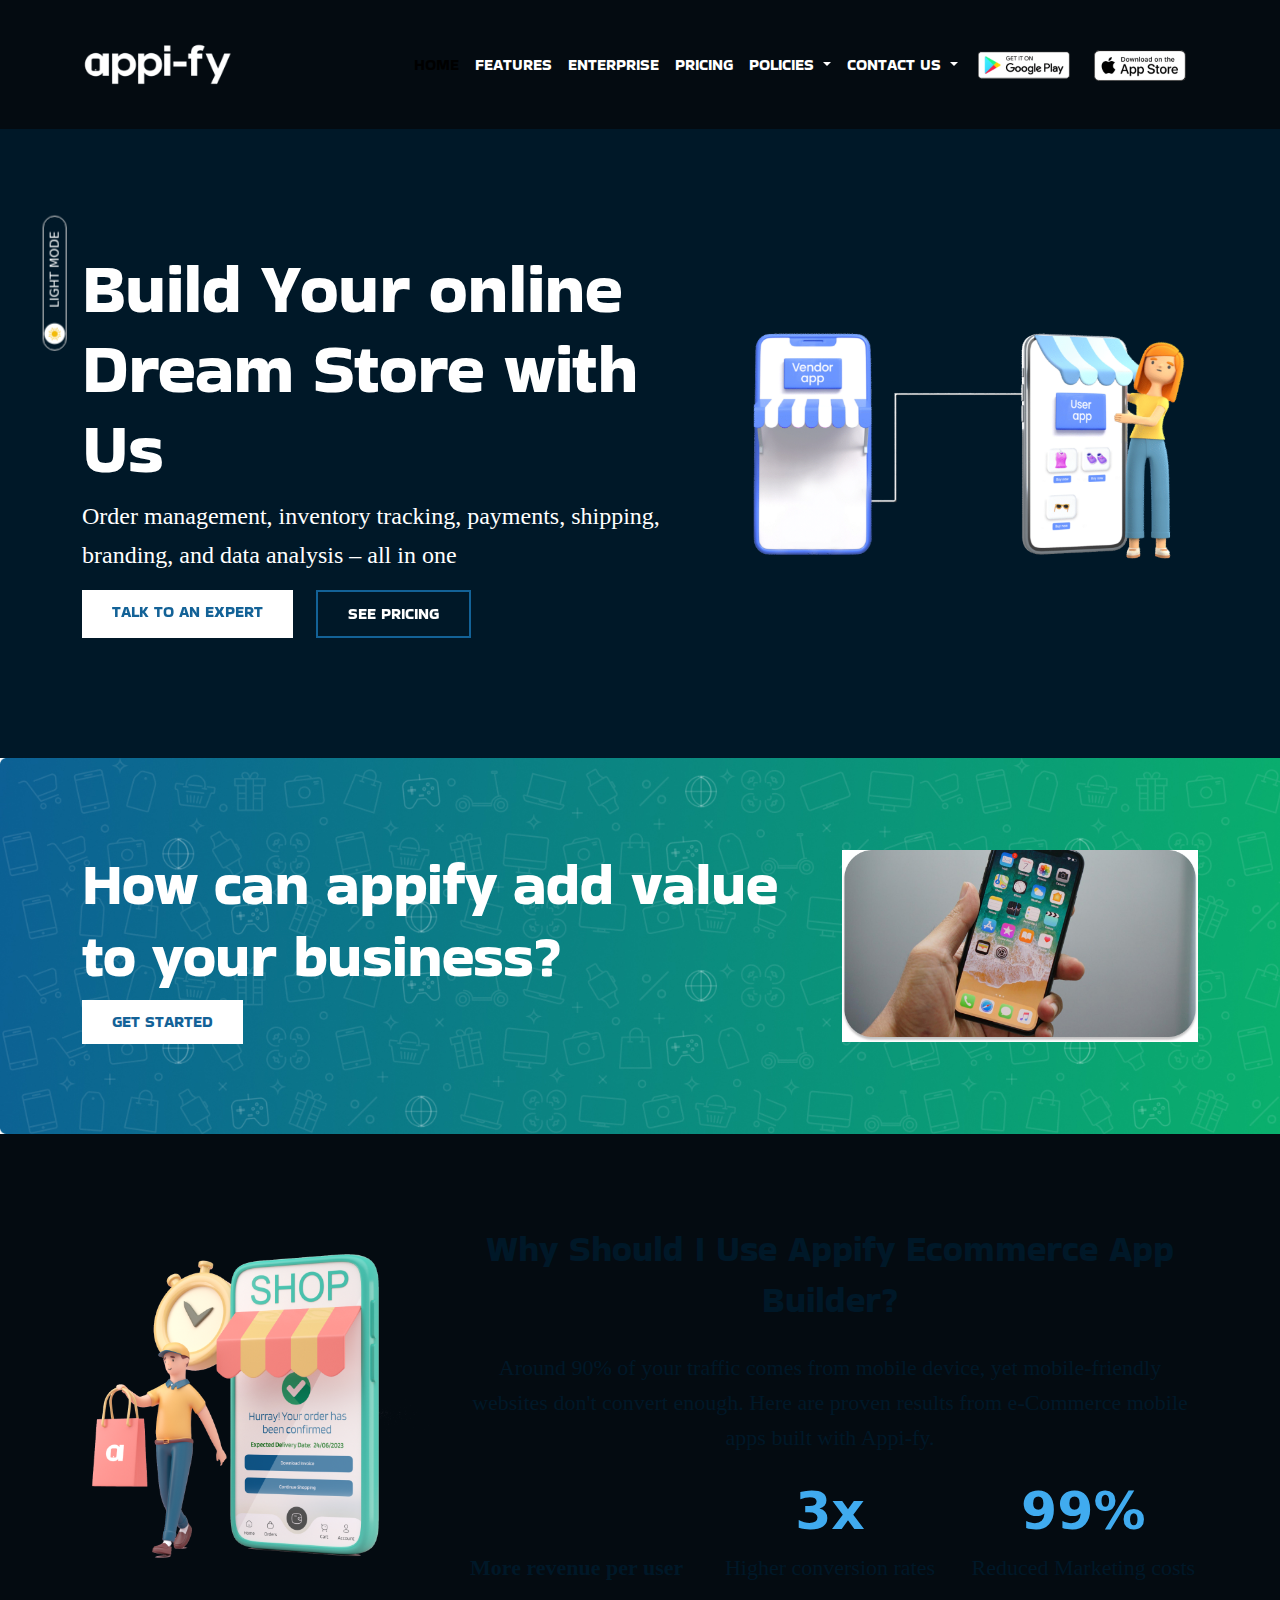
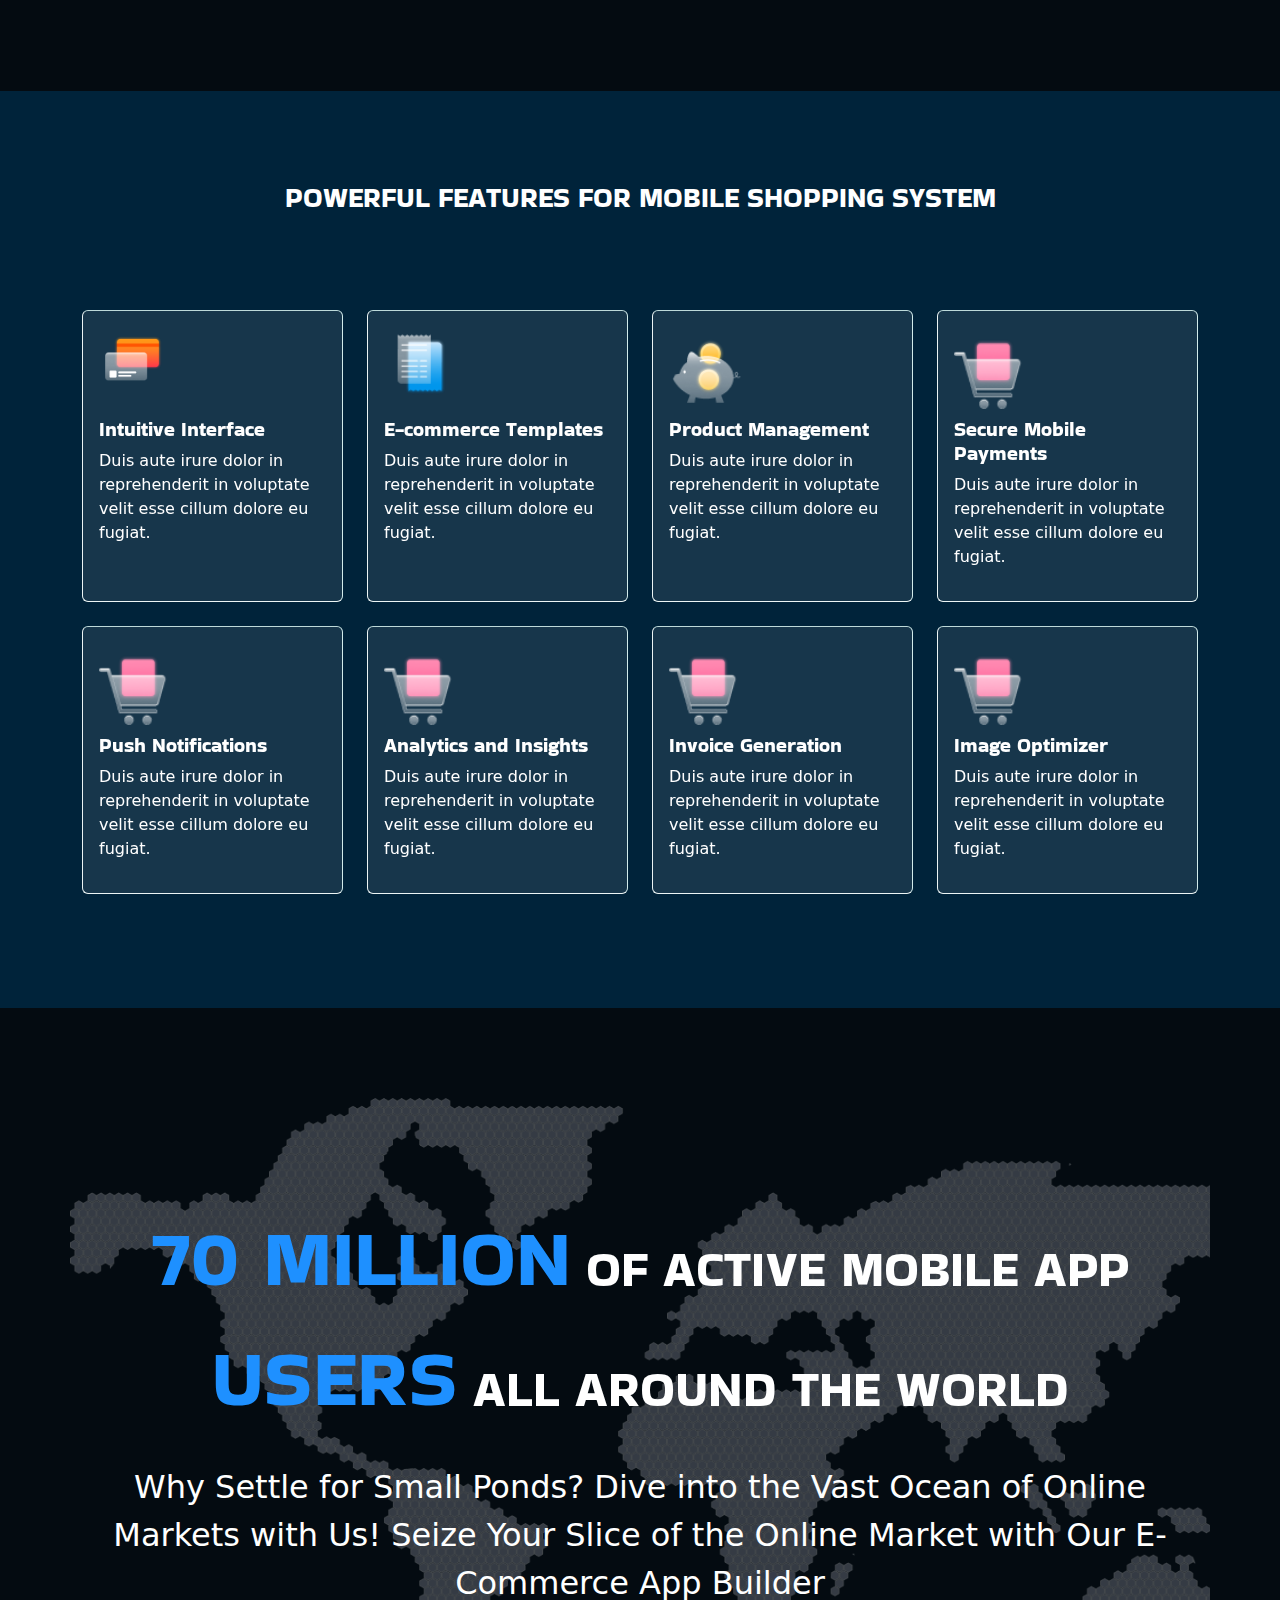
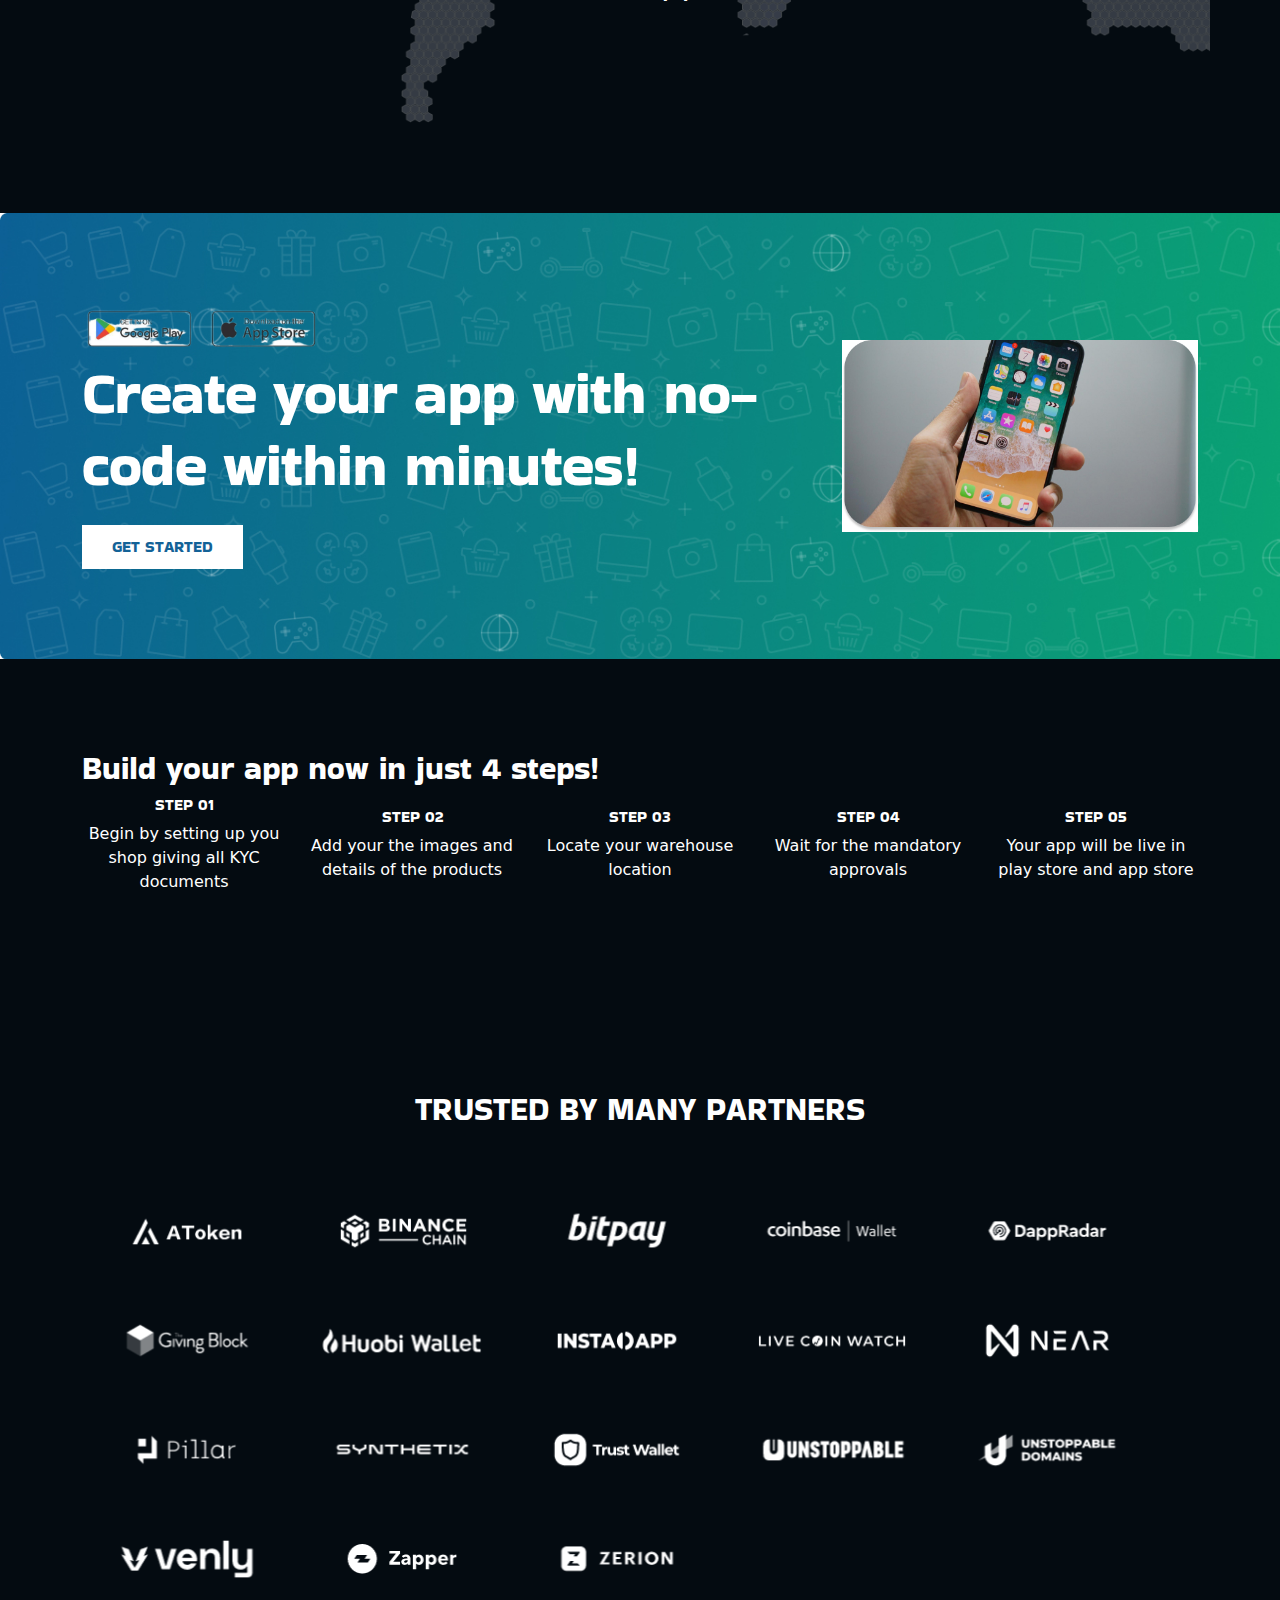
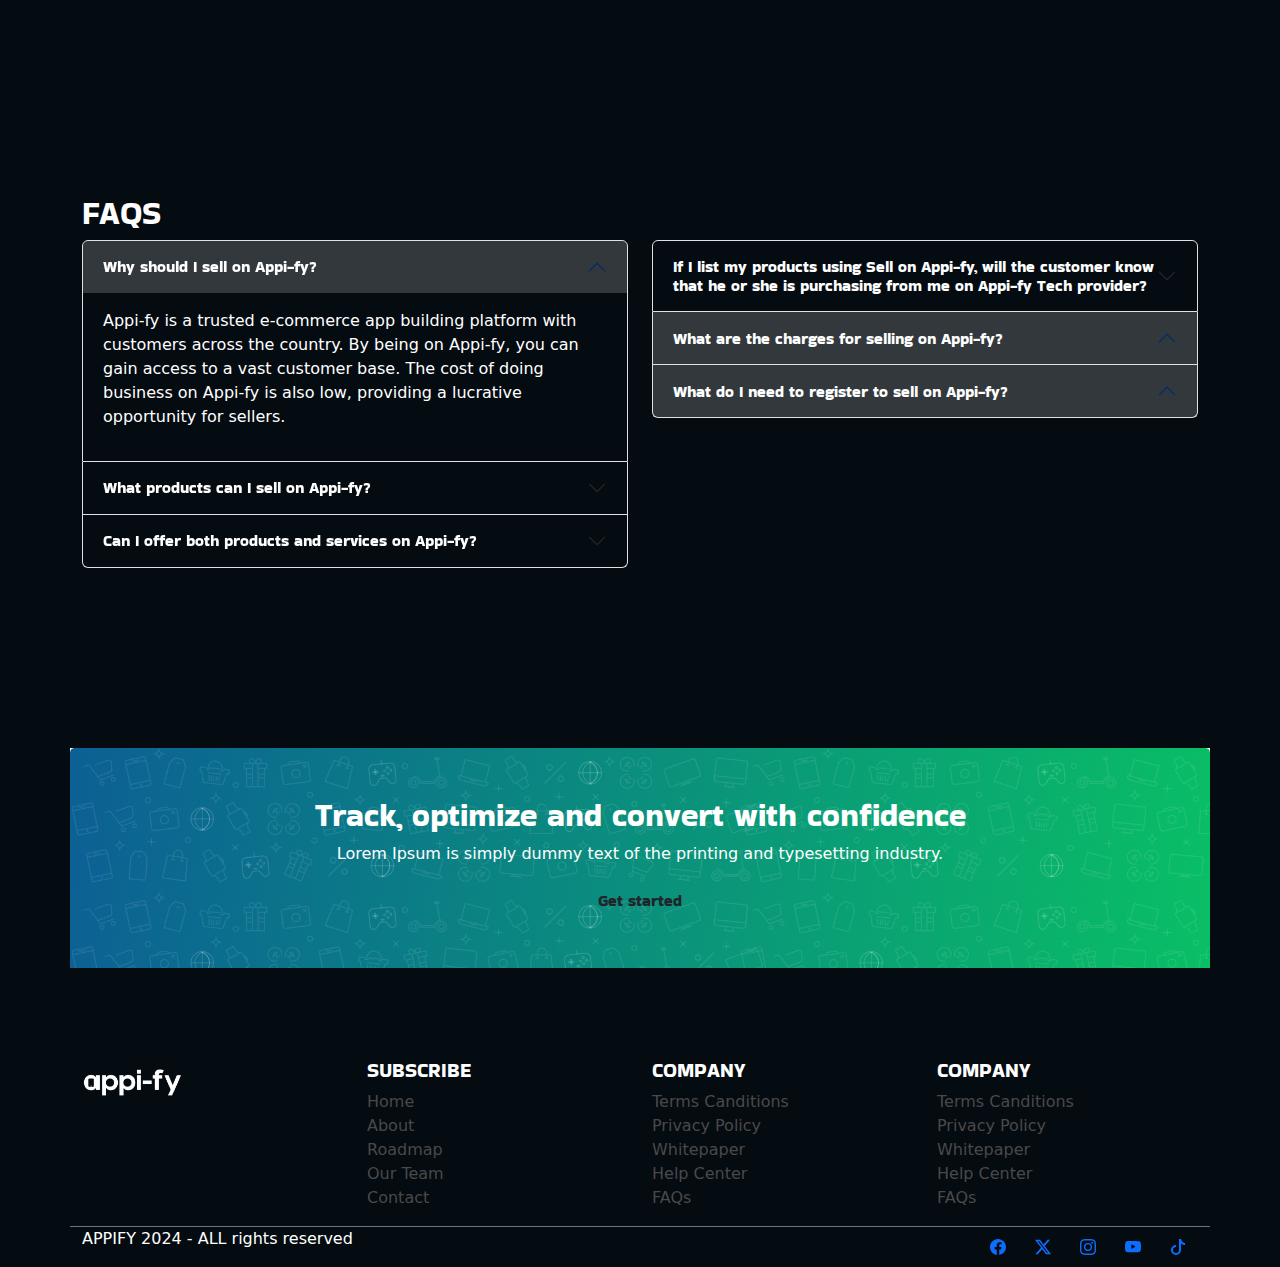
<file: index.html>
<!doctype html>
<html lang="en">
  <head>
    <meta charset="utf-8">
    <meta name="viewport" content="width=device-width, initial-scale=1">
    <title>Appi-fy - E-Commerce App Builder</title>
    <link href="css/bootstrap.min.css" rel="stylesheet">
    <link href="css/style.css" rel="stylesheet">
    <link rel="stylesheet" href="https://cdnjs.cloudflare.com/ajax/libs/font-awesome/4.7.0/css/font-awesome.min.css">
  </head>
  <div class="set-theme">
    <button class="theme-switch">Light mode</button>
  </div>
  <body class="dark-theme">
 <!-- ########################## Header - Navigation Menu Starts ############################-->
 
    <header  class="navigation">
      <nav class="navbar navbar-expand-lg">
        <div class="container">
          <a class="navbar-brand" href="#"><img src="img/appi-fy-Logo.png" width="150" class="logo"></a>
          <button class="navbar-toggler" type="button" data-bs-toggle="collapse" data-bs-target="#navbarNav" aria-controls="navbarNav" aria-expanded="false" aria-label="Toggle navigation">
            <span class="navbar-toggler-icon"></span>
          </button>
          <div class="collapse navbar-collapse justify-content-end" id="navbarNav">
            <ul class="navbar-nav align-items-center">
              <li class="nav-item"><a href="index.html" class="nav-link active" aria-current="page">HOME</a></li>
              <li class="nav-item"><a href="features.html" class="nav-link">FEATURES</a></li>
              <li class="nav-item"><a href="enterprise.html" class="nav-link">ENTERPRISE</a></li>
              <li class="nav-item"><a href="pricing.html" class="nav-link">PRICING</a></li> 
              <li class="nav-item dropdown">
                <a class="nav-link dropdown-toggle" href="#" role="button" data-bs-toggle="dropdown" aria-expanded="false">
                  POLICIES
                </a>
                <ul class="dropdown-menu">
                  <li><a class="dropdown-item" href="#">Action Menu</a></li>
                  <li><a class="dropdown-item" href="#">Menu 1</a></li> 
                  <li><a class="dropdown-item" href="#">Menu 2</a></li>
                </ul>
              </li>
              <li class="nav-item dropdown">
                <a class="nav-link dropdown-toggle" href="contact-us.html" role="button" data-bs-toggle="dropdown" aria-expanded="false">
                  CONTACT US
                </a>
                <ul class="dropdown-menu">
                  <li><a class="dropdown-item" href="#">Action Menu</a></li>
                  <li><a class="dropdown-item" href="#">Menu 1</a></li> 
                  <li><a class="dropdown-item" href="#">Menu 2</a></li>
                </ul>
              </li> 
              <li class="nav-item"><a href="#" class="nav-link"><img src="img/google-play-store-icon.png" width="100" class="logo"></a></li>
              <li class="nav-item"><a href="#" class="nav-link"><img src="img/app-store-icon.png" width="100" class="logo"></a></li>
            </ul>
          </div>
        </div>
      </nav>
    </header>
 <!-- ########################## Header - Navigation Menu Ends ############################-->


    <div class="main-content">
      <section class="hero-section">
        <div class="container">
          <div class="row d-flex align-items-center">
            <div class="col-lg-7">
              <h1>Build Your online Dream Store with Us</h1>
              <p>Order management, inventory tracking, payments, shipping, branding, and data analysis – all in one</p>
              <div class="btn-group" role="group" aria-label="Basic outlined example">
                <a type="button" class="btn me-4 filled-button" href="#">TALK TO An EXPERT</a>
                <a type="button" class="btn outline-button" href="">SEE PRICING</a>
              </div>
            </div>
            <div class="col-lg-5">
               <img src="img/hero-banner-img.png" class="w-100" align="hero">
            </div>
          </div>
        </div>
      </section>  

      <section class="banner-cta">
        <div class="container">
          <div class="row align-items-center">
            <div class="col-md-8">
              <h2>How can appify add value to your business?</h2>
              <button type="button" class="btn btn-outline-primary me-4 filled-button">Get Started</button>
            </div>
            <div class="col-md-4">
              <div class="img-container">
                <img src="img/phone-in-hand.jpg" class="w-100">
              </div>
            </div>
          </div>
        </div>
      </section>

       <section class="ecomm-section">
        <div class="container">
          <div class="row align-items-center">
            <div class="col-md-4">
              <div class="img-container">
                <img src="img/ecommerce-app.png" class="w-100">
              </div>
            </div>
            <div class="col-md-8">
              <h3 class="text-center">Why Should I Use Appify Ecommerce App Builder?</h3>
              <p class="bigger-paragraph">Around 90% of your traffic comes from mobile device,  yet mobile-friendly websites don't convert enough. Here are proven results from e-Commerce mobile apps built with Appi-fy.</p>
              <div class="row align-items-end">
                <div class="col-md-4">
                  <p><strong>More revenue per user</strong></p>
                </div>
                <div class="col-md-4">
                  <div class="bold-number">3x</div>
                  <p>Higher conversion rates</p>
                </div>
                <div class="col-md-4">
                  <div class="bold-number">99%</div>
                  <p>Reduced Marketing costs</p>
                </div>
              </div>
            </div> 
          </div>
        </div>
      </section>

      <section class="grid-section">
        <div class="container">
          <h3 class="text-center theme-blue-color">POWERFUL FEATURES FOR MOBILE SHOPPING SYSTEM</h3>
          <div class="row mt-5 pt-5">
            <div class="col-md-6 col-lg-3 mb-4">
              <div class="card p-3 h-100">
                  <div class="card-icon">
                    <img src="img/Intuitive-Interface-icon.png" width="72">
                  </div>
                  <h5 class="theme-blue-color">Intuitive Interface</h5>
                  <p>Duis aute irure dolor in reprehenderit in voluptate velit esse cillum dolore eu fugiat.</p>
              </div>
            </div>
            <div class="col-md-6 col-lg-3 mb-4">
              <div class="card p-3 h-100">
                  <div class="card-icon">
                    <img src="img/e-commerce-templates-icon.png" width="72">
                  </div>
                  <h5 class="theme-blue-color">E-commerce Templates</h5>
                  <p>Duis aute irure dolor in reprehenderit in voluptate velit esse cillum dolore eu fugiat.</p>
              </div>
            </div>
            <div class="col-md-6 col-lg-3 mb-4">
              <div class="card p-3 h-100">
                  <div class="card-icon">
                    <img src="img/Product-Management-icon.png" width="72">
                  </div>
                  <h5 class="theme-blue-color">Product Management</h5>
                  <p>Duis aute irure dolor in reprehenderit in voluptate velit esse cillum dolore eu fugiat.</p>
              </div>
            </div>
            <div class="col-md-6 col-lg-3 mb-4">
              <div class="card p-3 h-100">
                  <div class="card-icon">
                    <img src="img/secure-mobile-payments-icon.png" width="72">
                  </div>
                  <h5 class="theme-blue-color">Secure Mobile Payments</h5>
                  <p>Duis aute irure dolor in reprehenderit in voluptate velit esse cillum dolore eu fugiat.</p>
              </div>
            </div>
            <div class="col-md-6 col-lg-3 mb-4">
              <div class="card p-3 h-100">
                  <div class="card-icon">
                    <img src="img/secure-mobile-payments-icon.png" width="72">
                  </div>
                  <h5 class="theme-blue-color">Push Notifications</h5>
                  <p>Duis aute irure dolor in reprehenderit in voluptate velit esse cillum dolore eu fugiat.</p>
              </div>
            </div>
            <div class="col-md-6 col-lg-3 mb-4">
              <div class="card p-3 h-100">
                  <div class="card-icon">
                    <img src="img/secure-mobile-payments-icon.png" width="72">
                  </div>
                  <h5 class="theme-blue-color">Analytics and Insights</h5>
                  <p>Duis aute irure dolor in reprehenderit in voluptate velit esse cillum dolore eu fugiat.</p>
              </div>
            </div>
            <div class="col-md-6 col-lg-3 mb-4">
              <div class="card p-3 h-100">
                  <div class="card-icon">
                    <img src="img/secure-mobile-payments-icon.png" width="72">
                  </div>
                  <h5 class="theme-blue-color">Invoice Generation</h5>
                  <p>Duis aute irure dolor in reprehenderit in voluptate velit esse cillum dolore eu fugiat.</p>
              </div>
            </div>
            <div class="col-md-6 col-lg-3 mb-4">
              <div class="card p-3 h-100">
                  <div class="card-icon">
                    <img src="img/secure-mobile-payments-icon.png" width="72">
                  </div>
                  <h5 class="theme-blue-color">Image Optimizer</h5>
                  <p>Duis aute irure dolor in reprehenderit in voluptate velit esse cillum dolore eu fugiat.</p>
              </div>
            </div>
          </div>
        </div>
      </section>

      <section class="world-users-section">
        <div class="container">
          <div class="huge-font">
            <span>70 Million</span> of Active mobile App <span>users</span> all around the world
          </div>
          <p class="bigger-paragraph">
            Why Settle for Small Ponds? Dive into the Vast Ocean of Online Markets with Us! Seize Your Slice of the Online Market with Our E-Commerce App Builder
          </p>
        </div>
      </section>

      <section class="banner-cta">
        <div class="container">
          <div class="row align-items-center">
            <div class="col-md-8">
              <div class="img">
                <img src="img/app-stores.png" align="app store" width="240">
              </div>
              <h2 class="mb-4">Create your app with no-code within minutes!</h2>
              <button type="button" class="btn btn-outline-primary me-4 filled-button">Get Started</button>
            </div>
            <div class="col-md-4">
              <div class="img-container">
                <img src="img/phone-in-hand.jpg" class="w-100">
              </div>
            </div>
          </div>
        </div>
      </section>

      <section>
         <div class="container">
          <h2>Build your app now in just 4 steps!</h2>
          <div class="row align-items-center">
            <div class="col">
              <div class="text-center">
                <h6>STEP 01</h6>
                <p>Begin by setting up you shop giving all KYC documents</p>
              </div>
            </div>
            <div class="col">
              <div class="text-center">
                <h6>STEP 02</h6>
                <p>Add your the images and details of the products</p>
              </div>
            </div>
            <div class="col">
              <div class="text-center">
                <h6>STEP 03</h6>
                <p>Locate your warehouse location</p>
              </div>
            </div>
            <div class="col">
              <div class="text-center">
                <h6>STEP 04</h6>
                <p>Wait for the mandatory approvals</p>
              </div>
            </div>
            <div class="col">
              <div class="text-center">
                <h6>STEP 05</h6>
                <p>Your app will be live in play store and app store</p>
              </div>
            </div> 
          </div>
        </div>
      </section>

      <section class="logos-section">
        <div class="container">
          <h2 class="text-center mb-5"><span class="theme-green">TRUSTED</span> BY MANY PARTNERS</h2>
          <div class="row align-items-center justify-content-center">
            <div class="col-12">
              <div class="logos-gallery">
                <img src="img/logos/atoken-logo.png" width="200" align="atoken"> 
                <img src="img/logos/binance-logo.png" width="200" align="binance"> 
                <img src="img/logos/bitpay-icon.png" width="200" align="bitpay"> 
                <img src="img/logos/coinbase-logo.png" width="200" align="coinbase"> 
                <img src="img/logos/dappradar-logo.png" width="200" align="dappradar"> 
                <img src="img/logos/giving-block-logo.png" width="200" align="giving-block"> 
                <img src="img/logos/huobi-wallet-logo.png" width="200" align="huobi-wallet"> 
                <img src="img/logos/instapp-logo.png" width="200" align="instapp"> 
                <img src="img/logos/live-coin-logo.png" width="200" align="live-coin"> 
                <img src="img/logos/near-logo.png" width="200" align="near"> 
                <img src="img/logos/pillar-logo.png" width="200" align="pillar"> 
                <img src="img/logos/synthetix-logo.png" width="200" align="synthetix"> 
                <img src="img/logos/trust-wallet-logo.png" width="200" align="trust-wallet"> 
                <img src="img/logos/unstoppable-logo.png" width="200" align="unstoppable"> 
                <img src="img/logos/unstoppable-domains-logo.png" width="200" align="unstoppable domains"> 
                <img src="img/logos/venly-logo.png" width="200" align="venly"> 
                <img src="img/logos/zapper-logo.png" width="200" align="zapper"> 
                <img src="img/logos/zerion-logo.png" width="200" align="zerion"> 
              </div>
            </div>
          </div>
        </div>
      </section>


      <section class="faq-section">
        <div class="container">
          <h2>FAQS</h2>
          <div class="row">
            <div class="col-md-6">

              <div class="accordion" id="accordionExample">

                <div class="accordion-item">

                  <h2 class="accordion-header">
                    <button class="accordion-button" type="button" data-bs-toggle="collapse" data-bs-target="#collapseOne" aria-expanded="true" aria-controls="collapseOne">
                      Why should I sell on Appi-fy?
                    </button>
                  </h2>
                  <div id="collapseOne" class="accordion-collapse collapse show" data-bs-parent="#accordionExample">
                    <div class="accordion-body">
                      <p>Appi-fy is a trusted e-commerce app building platform with customers across the country. By being on Appi-fy, you can gain access to a vast customer base. The cost of doing business on Appi-fy is also low, providing a lucrative opportunity for sellers.</p>
                    </div>
                  </div>
                </div>
                <div class="accordion-item">
                  <h2 class="accordion-header">
                    <button class="accordion-button collapsed" type="button" data-bs-toggle="collapse" data-bs-target="#collapseTwo" aria-expanded="false" aria-controls="collapseTwo">
                      What products can I sell on Appi-fy?
                    </button>
                  </h2>
                  <div id="collapseTwo" class="accordion-collapse collapse" data-bs-parent="#accordionExample">
                    <div class="accordion-body">
                      <p>We would love to deal with all the range of products, however we are currently focusing on the apparel category only.</p>
                    </div>
                  </div>
                </div>
                <div class="accordion-item">
                  <h2 class="accordion-header">
                    <button class="accordion-button collapsed" type="button" data-bs-toggle="collapse" data-bs-target="#collapseThree" aria-expanded="false" aria-controls="collapseThree">
                      Can I offer both products and services on Appi-fy?
                    </button>
                  </h2>
                  <div id="collapseThree" class="accordion-collapse collapse" data-bs-parent="#accordionExample">
                    <div class="accordion-body">
                      <p>Currently, Appi-fy allows sellers to offer only physical products for sale on the platform. However, as a third-party service provider, you can offer specific services to Appi-fy sellers to assist them in growing their businesses.</p>
                    </div>
                  </div>
                </div>

                
              </div>
            </div>
              <div class="col-md-6">
                <div class="accordion" id="accordionExample2">
 

                <div class="accordion-item">
                  <h2 class="accordion-header">
                    <button class="accordion-button collapsed" type="button" data-bs-toggle="collapse" data-bs-target="#collapseFour" aria-expanded="false" aria-controls="collapseFour">
                      If I list my products using Sell on Appi-fy, will the customer know that he or she is purchasing from me on Appi-fy Tech provider?
                    </button>
                  </h2>
                  <div id="collapseFour" class="accordion-collapse collapse" data-bs-parent="#accordionExample2">
                    <div class="accordion-body">
                     <p>Customers will clearly know that they are purchasing from you, since it will be your app. On bottom of the app it will be mentioned “Powered By Appi-fy”</p>
                    </div>
                  </div>
                </div>

                <div class="accordion-item">
                  <h2 class="accordion-header">
                    <button class="accordion-button" type="button" data-bs-toggle="collapse" data-bs-target="#collapseFive" aria-expanded="false" aria-controls="collapseFive">
                      What are the charges for selling on Appi-fy?
                    </button>
                  </h2>
                  <div id="collapseFive" class="accordion-collapse collapse" data-bs-parent="#accordionExample2">
                    <div class="accordion-body">
                      <p>Appi-fy does not charge any fees for listing your products on its platform. However, upon a successful sale, a 10% marketplace fee and payment gateway charges are applicable on the selling price.</p>
                    </div>
                  </div>
                </div>

                <div class="accordion-item">
                  <h2 class="accordion-header">
                    <button class="accordion-button" type="button" data-bs-toggle="collapse" data-bs-target="#collapseSix" aria-expanded="false" aria-controls="collapseSix">
                      What do I need to register to sell on Appi-fy?
                    </button>
                  </h2>
                  <div id="collapseSix" class="accordion-collapse collapse" data-bs-parent="#accordionExample2">
                    <div class="accordion-body">
                     <p>To register and sell products on Appi-fy, you will need the following details:</p>
                     <ul>
                       <li>Business information</li>
                       <li>Contact details (email ID and phone number)</li>
                       <li>Tax registration details, such as GSTIN or UDAYAM Certificate (mandatory for taxable products) and PAN.</li>
                     </ul>
                    </div>
                  </div>
                </div>

              </div>
              </div>
            </div>
          </div>
        </div>
      </section>


      <section class="cta-section">
        <div class="container p-5">
          <h2 class="text-center">Track, optimize and convert with confidence</h2>
          <div class="text-center">
            <p>Lorem Ipsum is simply dummy text of the printing and typesetting industry. </p>
            <div class="text-center"><a href="#" class="btn">Get started</a></div>  
          </div>
        </div>
      </section>
    </div>


    <footer>
      
      <div class="container">
        <div class="row">
          <div class="col-md-3">
             <img src="img/appi-fy-Logo.png" width="100" class="logo">
          </div>
          <div class="col-md-3">
            <div class="footer-menu">
              <h5>SUBSCRIBE</h5>
              <ul>
                <li><a href="#">Home</a></li>
                <li><a href="#">About</a></li>
                <li><a href="#">Roadmap</a></li>
                <li><a href="#">Our Team</a></li> 
                <li><a href="#">Contact</a></li>
              </ul>
            </div>
          </div>
          <div class="col-md-3">
            <div class="footer-menu">
              <h5>COMPANY</h5>
              <ul>
                <li><a href="#">Terms Canditions</a></li>
                <li><a href="#">Privacy Policy</a></li>
                <li><a href="#">Whitepaper</a></li>
                <li><a href="#">Help Center</a></li>
                <li><a href="#">FAQs</a></li> 
              </ul>
            </div>
          </div>
          <div class="col-md-3">
            <div class="footer-menu">
              <h5>COMPANY</h5>
              <ul>
                <li><a href="#">Terms Canditions</a></li>
                <li><a href="#">Privacy Policy</a></li>
                <li><a href="#">Whitepaper</a></li>
                <li><a href="#">Help Center</a></li>
                <li><a href="#">FAQs</a></li> 
              </ul>
            </div>
          </div>
        </div>
        <div class="row border-top border-secondary">
          <div class="col-md-8">
            <p>APPIFY 2024 - ALL rights reserved</p>
          </div>
          <div class="col-md-4">
            <div class="social-media-icons">
              <a href="#">
                <svg xmlns="http://www.w3.org/2000/svg" width="16" height="16" fill="currentColor" class="bi bi-facebook" viewBox="0 0 16 16">
                  <path d="M16 8.049c0-4.446-3.582-8.05-8-8.05C3.58 0-.002 3.603-.002 8.05c0 4.017 2.926 7.347 6.75 7.951v-5.625h-2.03V8.05H6.75V6.275c0-2.017 1.195-3.131 3.022-3.131.876 0 1.791.157 1.791.157v1.98h-1.009c-.993 0-1.303.621-1.303 1.258v1.51h2.218l-.354 2.326H9.25V16c3.824-.604 6.75-3.934 6.75-7.951"/>
                </svg>
              </a>
              <a href="#">
                <svg xmlns="http://www.w3.org/2000/svg" width="16" height="16" fill="currentColor" class="bi bi-twitter-x" viewBox="0 0 16 16">
                  <path d="M12.6.75h2.454l-5.36 6.142L16 15.25h-4.937l-3.867-5.07-4.425 5.07H.316l5.733-6.57L0 .75h5.063l3.495 4.633L12.601.75Zm-.86 13.028h1.36L4.323 2.145H2.865z"/>
                </svg>
              </a> 
              <a href="#">
                <svg xmlns="http://www.w3.org/2000/svg" width="16" height="16" fill="currentColor" class="bi bi-instagram" viewBox="0 0 16 16">
                  <path d="M8 0C5.829 0 5.556.01 4.703.048 3.85.088 3.269.222 2.76.42a3.9 3.9 0 0 0-1.417.923A3.9 3.9 0 0 0 .42 2.76C.222 3.268.087 3.85.048 4.7.01 5.555 0 5.827 0 8.001c0 2.172.01 2.444.048 3.297.04.852.174 1.433.372 1.942.205.526.478.972.923 1.417.444.445.89.719 1.416.923.51.198 1.09.333 1.942.372C5.555 15.99 5.827 16 8 16s2.444-.01 3.298-.048c.851-.04 1.434-.174 1.943-.372a3.9 3.9 0 0 0 1.416-.923c.445-.445.718-.891.923-1.417.197-.509.332-1.09.372-1.942C15.99 10.445 16 10.173 16 8s-.01-2.445-.048-3.299c-.04-.851-.175-1.433-.372-1.941a3.9 3.9 0 0 0-.923-1.417A3.9 3.9 0 0 0 13.24.42c-.51-.198-1.092-.333-1.943-.372C10.443.01 10.172 0 7.998 0zm-.717 1.442h.718c2.136 0 2.389.007 3.232.046.78.035 1.204.166 1.486.275.373.145.64.319.92.599s.453.546.598.92c.11.281.24.705.275 1.485.039.843.047 1.096.047 3.231s-.008 2.389-.047 3.232c-.035.78-.166 1.203-.275 1.485a2.5 2.5 0 0 1-.599.919c-.28.28-.546.453-.92.598-.28.11-.704.24-1.485.276-.843.038-1.096.047-3.232.047s-2.39-.009-3.233-.047c-.78-.036-1.203-.166-1.485-.276a2.5 2.5 0 0 1-.92-.598 2.5 2.5 0 0 1-.6-.92c-.109-.281-.24-.705-.275-1.485-.038-.843-.046-1.096-.046-3.233s.008-2.388.046-3.231c.036-.78.166-1.204.276-1.486.145-.373.319-.64.599-.92s.546-.453.92-.598c.282-.11.705-.24 1.485-.276.738-.034 1.024-.044 2.515-.045zm4.988 1.328a.96.96 0 1 0 0 1.92.96.96 0 0 0 0-1.92m-4.27 1.122a4.109 4.109 0 1 0 0 8.217 4.109 4.109 0 0 0 0-8.217m0 1.441a2.667 2.667 0 1 1 0 5.334 2.667 2.667 0 0 1 0-5.334"/>
                </svg>
              </a>
              <a href= "#">
                <svg xmlns="http://www.w3.org/2000/svg" width="16" height="16" fill="currentColor" class="bi bi-youtube" viewBox="0 0 16 16">
                  <path d="M8.051 1.999h.089c.822.003 4.987.033 6.11.335a2.01 2.01 0 0 1 1.415 1.42c.101.38.172.883.22 1.402l.01.104.022.26.008.104c.065.914.073 1.77.074 1.957v.075c-.001.194-.01 1.108-.082 2.06l-.008.105-.009.104c-.05.572-.124 1.14-.235 1.558a2.01 2.01 0 0 1-1.415 1.42c-1.16.312-5.569.334-6.18.335h-.142c-.309 0-1.587-.006-2.927-.052l-.17-.006-.087-.004-.171-.007-.171-.007c-1.11-.049-2.167-.128-2.654-.26a2.01 2.01 0 0 1-1.415-1.419c-.111-.417-.185-.986-.235-1.558L.09 9.82l-.008-.104A31 31 0 0 1 0 7.68v-.123c.002-.215.01-.958.064-1.778l.007-.103.003-.052.008-.104.022-.26.01-.104c.048-.519.119-1.023.22-1.402a2.01 2.01 0 0 1 1.415-1.42c.487-.13 1.544-.21 2.654-.26l.17-.007.172-.006.086-.003.171-.007A100 100 0 0 1 7.858 2zM6.4 5.209v4.818l4.157-2.408z"/>
                </svg>
              </a>
              <a href="#">
                <svg xmlns="http://www.w3.org/2000/svg" width="16" height="16" fill="currentColor" class="bi bi-tiktok" viewBox="0 0 16 16">
                  <path d="M9 0h1.98c.144.715.54 1.617 1.235 2.512C12.895 3.389 13.797 4 15 4v2c-1.753 0-3.07-.814-4-1.829V11a5 5 0 1 1-5-5v2a3 3 0 1 0 3 3z"/>
                </svg>
              </a>
            </div>
          </div>
        </div>
      </div>

    </footer>

    <script src="js/bootstrap.bundle.min.js"></script>
    <script src="js/bootstrap.min.js"></script>
    <script src="js/jquery.min.js"></script>
    <script>
    $(document).ready(function(){
      $(".theme-switch").click(function(){

        if ($("body").hasClass('light-theme')) {
            $('body').addClass('dark-theme');
            $('body').removeClass('light-theme');
        } else  {
            $('body').addClass('light-theme');
            $('body').removeClass('dark-theme');
        }

      }); 
    });
 
    </script>
  </body>
</html>
</file>
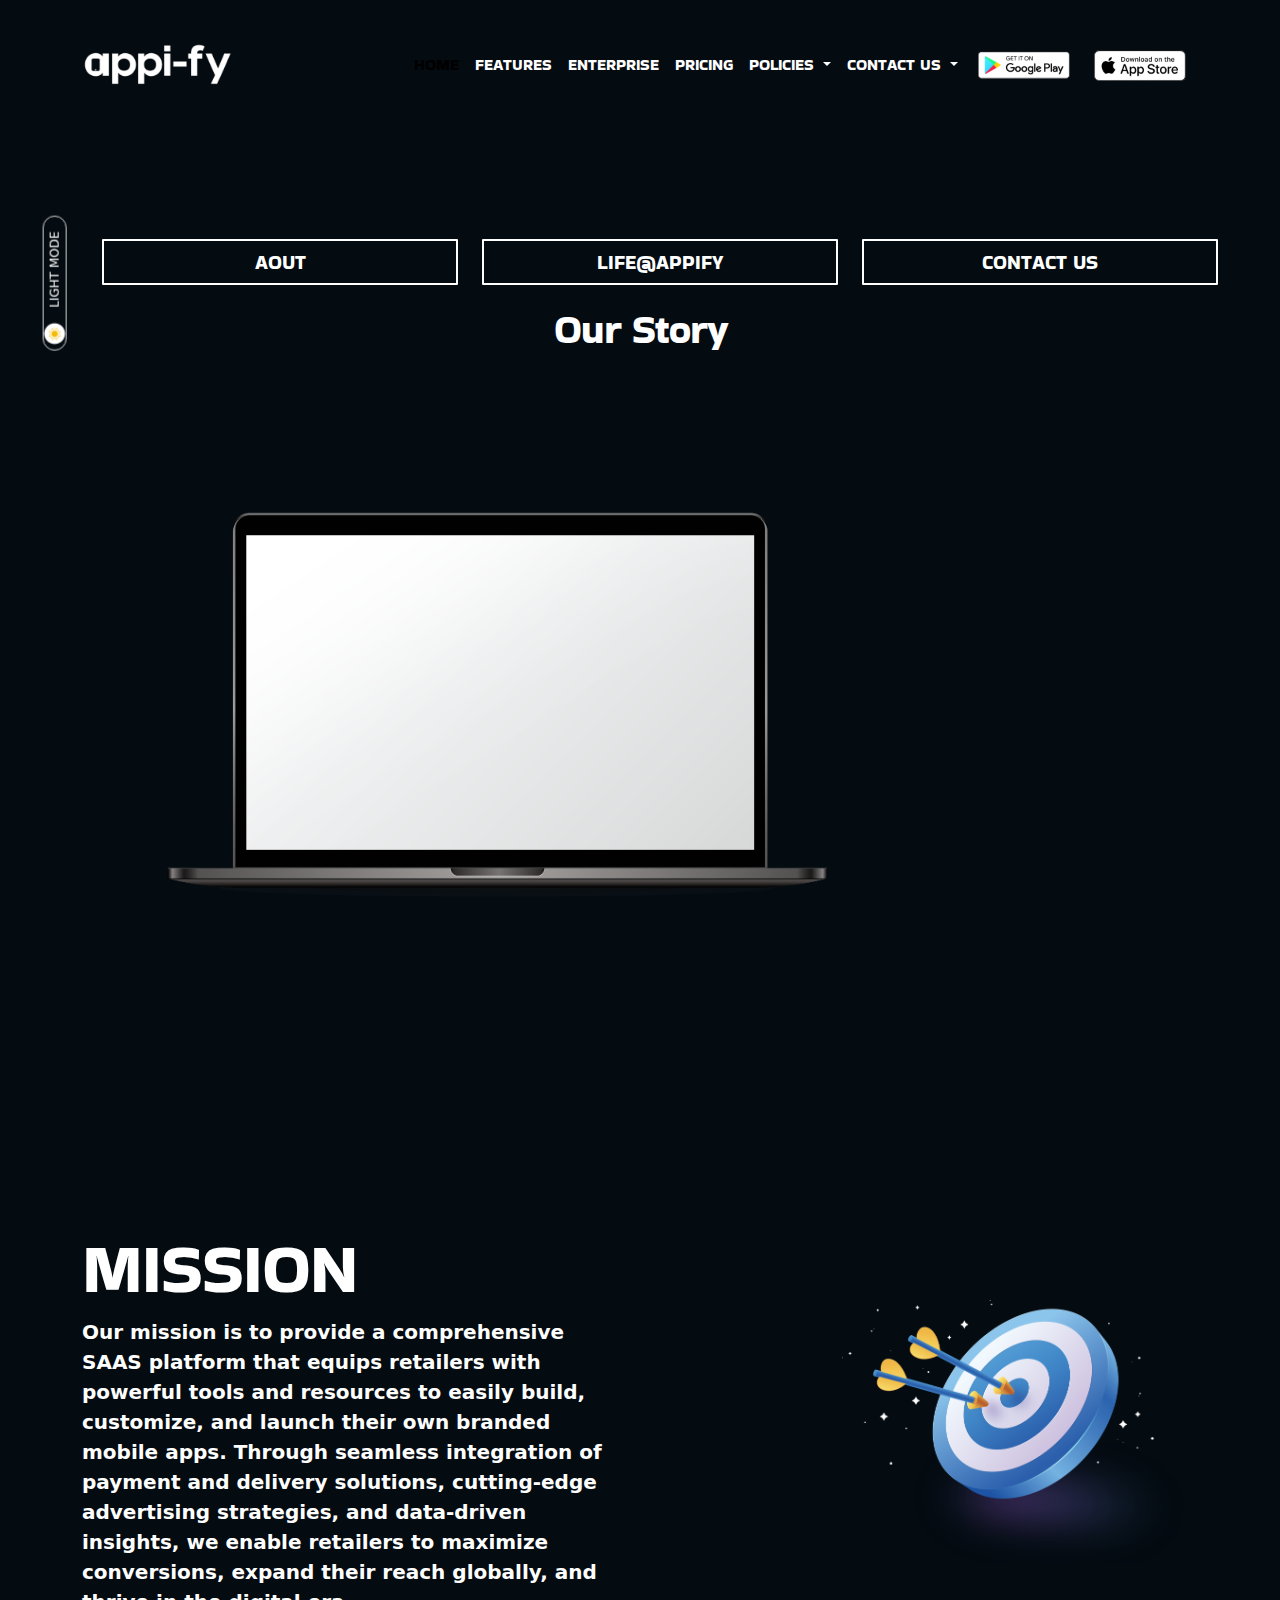
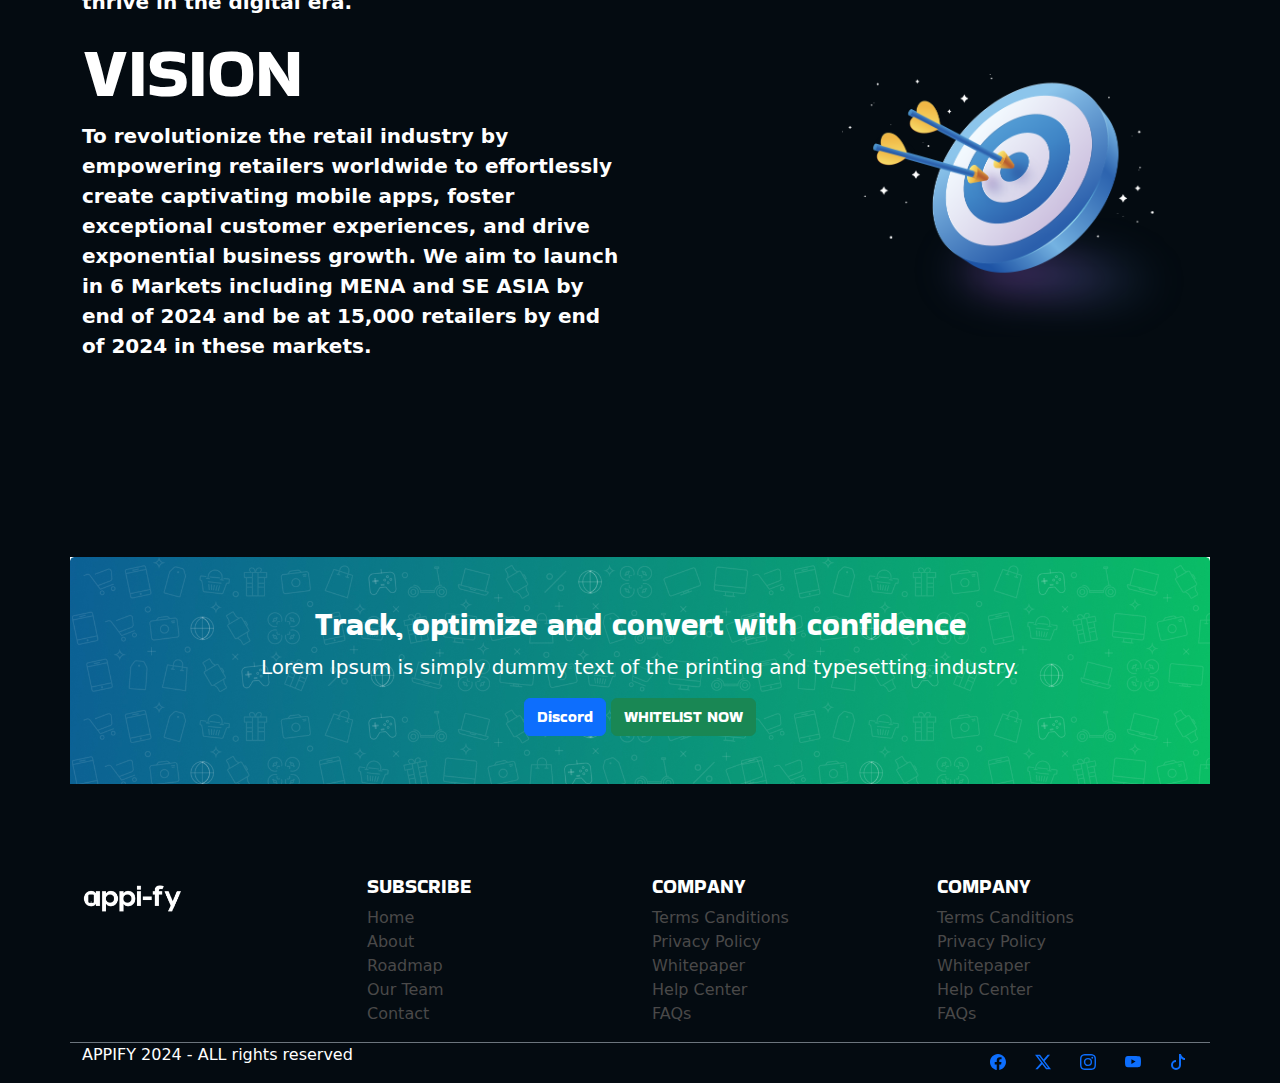
<file: contact-us.html>
<!doctype html>
<html lang="en">
  <head>
    <meta charset="utf-8">
    <meta name="viewport" content="width=device-width, initial-scale=1">
    <title>Appi-fy - E-Commerce App Builder</title>
    <link href="css/bootstrap.min.css" rel="stylesheet">
    <link href="css/style.css" rel="stylesheet">
    <link rel="stylesheet" href="https://cdnjs.cloudflare.com/ajax/libs/font-awesome/4.7.0/css/font-awesome.min.css">
    <link rel="stylesheet" href="https://cdnjs.cloudflare.com/ajax/libs/font-awesome/6.5.1/css/all.min.css" integrity="sha512-DTOQO9RWCH3ppGqcWaEA1BIZOC6xxalwEsw9c2QQeAIftl+Vegovlnee1c9QX4TctnWMn13TZye+giMm8e2LwA==" crossorigin="anonymous" referrerpolicy="no-referrer" />
  
  </head>
  <div class="set-theme">
    <button class="theme-switch">Light mode</button>
  </div>
  <body class="dark-theme">
 <!-- ########################## Header - Navigation Menu Starts ############################-->
 
    <header  class="navigation">
      <nav class="navbar navbar-expand-lg">
        <div class="container">
          <a class="navbar-brand" href="#"><img src="img/appi-fy-Logo.png" width="150" class="logo"></a>
          <button class="navbar-toggler" type="button" data-bs-toggle="collapse" data-bs-target="#navbarNav" aria-controls="navbarNav" aria-expanded="false" aria-label="Toggle navigation">
            <span class="navbar-toggler-icon"></span>
          </button>
          <div class="collapse navbar-collapse justify-content-end" id="navbarNav">
            <ul class="navbar-nav align-items-center">
              <li class="nav-item"><a href="index.html" class="nav-link active" aria-current="page">HOME</a></li>
              <li class="nav-item"><a href="features.html" class="nav-link">FEATURES</a></li>
              <li class="nav-item"><a href="enterprise.html" class="nav-link">ENTERPRISE</a></li>
              <li class="nav-item"><a href="pricing.html" class="nav-link">PRICING</a></li> 
              <li class="nav-item dropdown">
                <a class="nav-link dropdown-toggle" href="#" role="button" data-bs-toggle="dropdown" aria-expanded="false">
                  POLICIES
                </a>
                <ul class="dropdown-menu">
                  <li><a class="dropdown-item" href="#">Action Menu</a></li>
                  <li><a class="dropdown-item" href="#">Menu 1</a></li> 
                  <li><a class="dropdown-item" href="#">Menu 2</a></li>
                </ul>
              </li>
              <li class="nav-item dropdown">
                <a class="nav-link dropdown-toggle" href="#" role="button" data-bs-toggle="dropdown" aria-expanded="false">
                  CONTACT US
                </a>
                <ul class="dropdown-menu">
                  <li><a class="dropdown-item" href="#">Action Menu</a></li>
                  <li><a class="dropdown-item" href="#">Menu 1</a></li> 
                  <li><a class="dropdown-item" href="#">Menu 2</a></li>
                </ul>
              </li> 
              <li class="nav-item"><a href="#" class="nav-link"><img src="img/google-play-store-icon.png" width="100" class="logo"></a></li>
              <li class="nav-item"><a href="#" class="nav-link"><img src="img/app-store-icon.png" width="100" class="logo"></a></li>
            </ul>
          </div>
        </div>
      </nav>
    </header>
 <!-- ########################## Header - Navigation Menu Ends ############################-->

 <section>
  <div class="container">
    <div class="row">
    <div class="container text-center">
      <div class="row">
        <div class="col"> <button type="button" class="btn btn-outline-primary buttons">AOUT</button></div>
        <div class="col"><button type="button" class="btn btn-outline-primary buttons">LIFE@APPIFY</button></div>
        <div class="col">  <button type="button" class="btn btn-outline-primary buttons">CONTACT US</button></div>
      </div>
        <h1 class="text-center">Our Story</h1>
          <div class="row row-contact-sec">
          <div class="col-sm-9 p-3">
            <img src="appi-fy-img/computer-img.png" alt="" width="100%" height="auto">
          </div >
            </div>
        </div>
          </div>
        </div>
      </div>
 </section>
 <section>
    <div class="container">
        <div class="container text-center">
          </div>
          <div class="row col-level">
          <div class="col-sm-5 col-md-6">
            <h1 >MISSION</h1>
        <p class="child">Our mission is to provide a comprehensive SAAS platform that equips retailers with powerful tools and resources to easily build, customize, and launch their own branded mobile apps. Through seamless integration of payment and delivery solutions, cutting-edge advertising strategies, and data-driven insights, we enable retailers to maximize conversions, expand their reach globally, and thrive in the digital era.</p>
          </div>
          <div class="col-md-4 ms-auto">
            <img src="appi-fy-img/mission.png" alt="" width="100%" height="auto" >
          </div>
        </div>
    </div>
    <div class="container">
        <div class="container text-center">
          </div>
          <div class="row col-level">
          <div class="col-sm-5 col-md-6">
            <h1>VISION</h1>
        <p class="child">To revolutionize the retail industry by empowering retailers worldwide to effortlessly create captivating mobile apps, foster exceptional customer experiences, and drive exponential business growth. We aim to launch in 6 Markets including MENA and SE ASIA by end of 2024 and be at 15,000 retailers by end of 2024 in these markets.</p>
        </div>
          <div class="col-md-4 ms-auto">
            <img src="appi-fy-img/mission.png" alt="" width="100%" height="auto" >
          </div>
        </div>
    </div>
 </section>
 
 <section class="cta-section">
    <div class="container p-5">
      <h2 class="text-center">Track, optimize and convert with confidence</h2>
      <div class="text-center">
        <p  class="lead">Lorem Ipsum is simply dummy text of the printing and typesetting industry. </p>
        <button type="button" class="btn btn-primary"> <i class="fa-brands fa-discord"></i>Discord</button>
        <button type="button" class="btn btn-success">WHITELIST NOW</button>  
      </div>
    </div>
  </section>
  </div>

  <footer>
      
    <div class="container">
      <div class="row">
        <div class="col-md-3">
           <img src="img/appi-fy-Logo.png" width="100" class="logo">
        </div>
        <div class="col-md-3">
          <div class="footer-menu">
            <h5>SUBSCRIBE</h5>
            <ul>
              <li><a href="#">Home</a></li>
              <li><a href="#">About</a></li>
              <li><a href="#">Roadmap</a></li>
              <li><a href="#">Our Team</a></li> 
              <li><a href="#">Contact</a></li>
            </ul>
          </div>
        </div>
        <div class="col-md-3">
          <div class="footer-menu">
            <h5>COMPANY</h5>
            <ul>
              <li><a href="#">Terms Canditions</a></li>
              <li><a href="#">Privacy Policy</a></li>
              <li><a href="#">Whitepaper</a></li>
              <li><a href="#">Help Center</a></li>
              <li><a href="#">FAQs</a></li> 
            </ul>
          </div>
        </div>
        <div class="col-md-3">
          <div class="footer-menu">
            <h5>COMPANY</h5>
            <ul>
              <li><a href="#">Terms Canditions</a></li>
              <li><a href="#">Privacy Policy</a></li>
              <li><a href="#">Whitepaper</a></li>
              <li><a href="#">Help Center</a></li>
              <li><a href="#">FAQs</a></li> 
            </ul>
          </div>
        </div>
      </div>
      <div class="row border-top border-secondary">
        <div class="col-md-8">
          <p>APPIFY 2024 - ALL rights reserved</p>
        </div>
        <div class="col-md-4">
          <div class="social-media-icons">
            <a href="#">
              <svg xmlns="http://www.w3.org/2000/svg" width="16" height="16" fill="currentColor" class="bi bi-facebook" viewBox="0 0 16 16">
                <path d="M16 8.049c0-4.446-3.582-8.05-8-8.05C3.58 0-.002 3.603-.002 8.05c0 4.017 2.926 7.347 6.75 7.951v-5.625h-2.03V8.05H6.75V6.275c0-2.017 1.195-3.131 3.022-3.131.876 0 1.791.157 1.791.157v1.98h-1.009c-.993 0-1.303.621-1.303 1.258v1.51h2.218l-.354 2.326H9.25V16c3.824-.604 6.75-3.934 6.75-7.951"/>
              </svg>
            </a>
            <a href="#">
              <svg xmlns="http://www.w3.org/2000/svg" width="16" height="16" fill="currentColor" class="bi bi-twitter-x" viewBox="0 0 16 16">
                <path d="M12.6.75h2.454l-5.36 6.142L16 15.25h-4.937l-3.867-5.07-4.425 5.07H.316l5.733-6.57L0 .75h5.063l3.495 4.633L12.601.75Zm-.86 13.028h1.36L4.323 2.145H2.865z"/>
              </svg>
            </a> 
            <a href="#">
              <svg xmlns="http://www.w3.org/2000/svg" width="16" height="16" fill="currentColor" class="bi bi-instagram" viewBox="0 0 16 16">
                <path d="M8 0C5.829 0 5.556.01 4.703.048 3.85.088 3.269.222 2.76.42a3.9 3.9 0 0 0-1.417.923A3.9 3.9 0 0 0 .42 2.76C.222 3.268.087 3.85.048 4.7.01 5.555 0 5.827 0 8.001c0 2.172.01 2.444.048 3.297.04.852.174 1.433.372 1.942.205.526.478.972.923 1.417.444.445.89.719 1.416.923.51.198 1.09.333 1.942.372C5.555 15.99 5.827 16 8 16s2.444-.01 3.298-.048c.851-.04 1.434-.174 1.943-.372a3.9 3.9 0 0 0 1.416-.923c.445-.445.718-.891.923-1.417.197-.509.332-1.09.372-1.942C15.99 10.445 16 10.173 16 8s-.01-2.445-.048-3.299c-.04-.851-.175-1.433-.372-1.941a3.9 3.9 0 0 0-.923-1.417A3.9 3.9 0 0 0 13.24.42c-.51-.198-1.092-.333-1.943-.372C10.443.01 10.172 0 7.998 0zm-.717 1.442h.718c2.136 0 2.389.007 3.232.046.78.035 1.204.166 1.486.275.373.145.64.319.92.599s.453.546.598.92c.11.281.24.705.275 1.485.039.843.047 1.096.047 3.231s-.008 2.389-.047 3.232c-.035.78-.166 1.203-.275 1.485a2.5 2.5 0 0 1-.599.919c-.28.28-.546.453-.92.598-.28.11-.704.24-1.485.276-.843.038-1.096.047-3.232.047s-2.39-.009-3.233-.047c-.78-.036-1.203-.166-1.485-.276a2.5 2.5 0 0 1-.92-.598 2.5 2.5 0 0 1-.6-.92c-.109-.281-.24-.705-.275-1.485-.038-.843-.046-1.096-.046-3.233s.008-2.388.046-3.231c.036-.78.166-1.204.276-1.486.145-.373.319-.64.599-.92s.546-.453.92-.598c.282-.11.705-.24 1.485-.276.738-.034 1.024-.044 2.515-.045zm4.988 1.328a.96.96 0 1 0 0 1.92.96.96 0 0 0 0-1.92m-4.27 1.122a4.109 4.109 0 1 0 0 8.217 4.109 4.109 0 0 0 0-8.217m0 1.441a2.667 2.667 0 1 1 0 5.334 2.667 2.667 0 0 1 0-5.334"/>
              </svg>
            </a>
            <a href= "#">
              <svg xmlns="http://www.w3.org/2000/svg" width="16" height="16" fill="currentColor" class="bi bi-youtube" viewBox="0 0 16 16">
                <path d="M8.051 1.999h.089c.822.003 4.987.033 6.11.335a2.01 2.01 0 0 1 1.415 1.42c.101.38.172.883.22 1.402l.01.104.022.26.008.104c.065.914.073 1.77.074 1.957v.075c-.001.194-.01 1.108-.082 2.06l-.008.105-.009.104c-.05.572-.124 1.14-.235 1.558a2.01 2.01 0 0 1-1.415 1.42c-1.16.312-5.569.334-6.18.335h-.142c-.309 0-1.587-.006-2.927-.052l-.17-.006-.087-.004-.171-.007-.171-.007c-1.11-.049-2.167-.128-2.654-.26a2.01 2.01 0 0 1-1.415-1.419c-.111-.417-.185-.986-.235-1.558L.09 9.82l-.008-.104A31 31 0 0 1 0 7.68v-.123c.002-.215.01-.958.064-1.778l.007-.103.003-.052.008-.104.022-.26.01-.104c.048-.519.119-1.023.22-1.402a2.01 2.01 0 0 1 1.415-1.42c.487-.13 1.544-.21 2.654-.26l.17-.007.172-.006.086-.003.171-.007A100 100 0 0 1 7.858 2zM6.4 5.209v4.818l4.157-2.408z"/>
              </svg>
            </a>
            <a href="#">
              <svg xmlns="http://www.w3.org/2000/svg" width="16" height="16" fill="currentColor" class="bi bi-tiktok" viewBox="0 0 16 16">
                <path d="M9 0h1.98c.144.715.54 1.617 1.235 2.512C12.895 3.389 13.797 4 15 4v2c-1.753 0-3.07-.814-4-1.829V11a5 5 0 1 1-5-5v2a3 3 0 1 0 3 3z"/>
              </svg>
            </a>
          </div>
        </div>
      </div>
    </div>

  </footer>

  <script src="js/bootstrap.bundle.min.js"></script>
  <script src="js/bootstrap.min.js"></script>
  <script src="js/jquery.min.js"></script>
  <script>
  $(document).ready(function(){
    $(".theme-switch").click(function(){

      if ($("body").hasClass('light-theme')) {
          $('body').addClass('dark-theme');
          $('body').removeClass('light-theme');
      } else  {
          $('body').addClass('light-theme');
          $('body').removeClass('dark-theme');
      }

    }); 
  });

  </script>
</body>
</html>
</file>
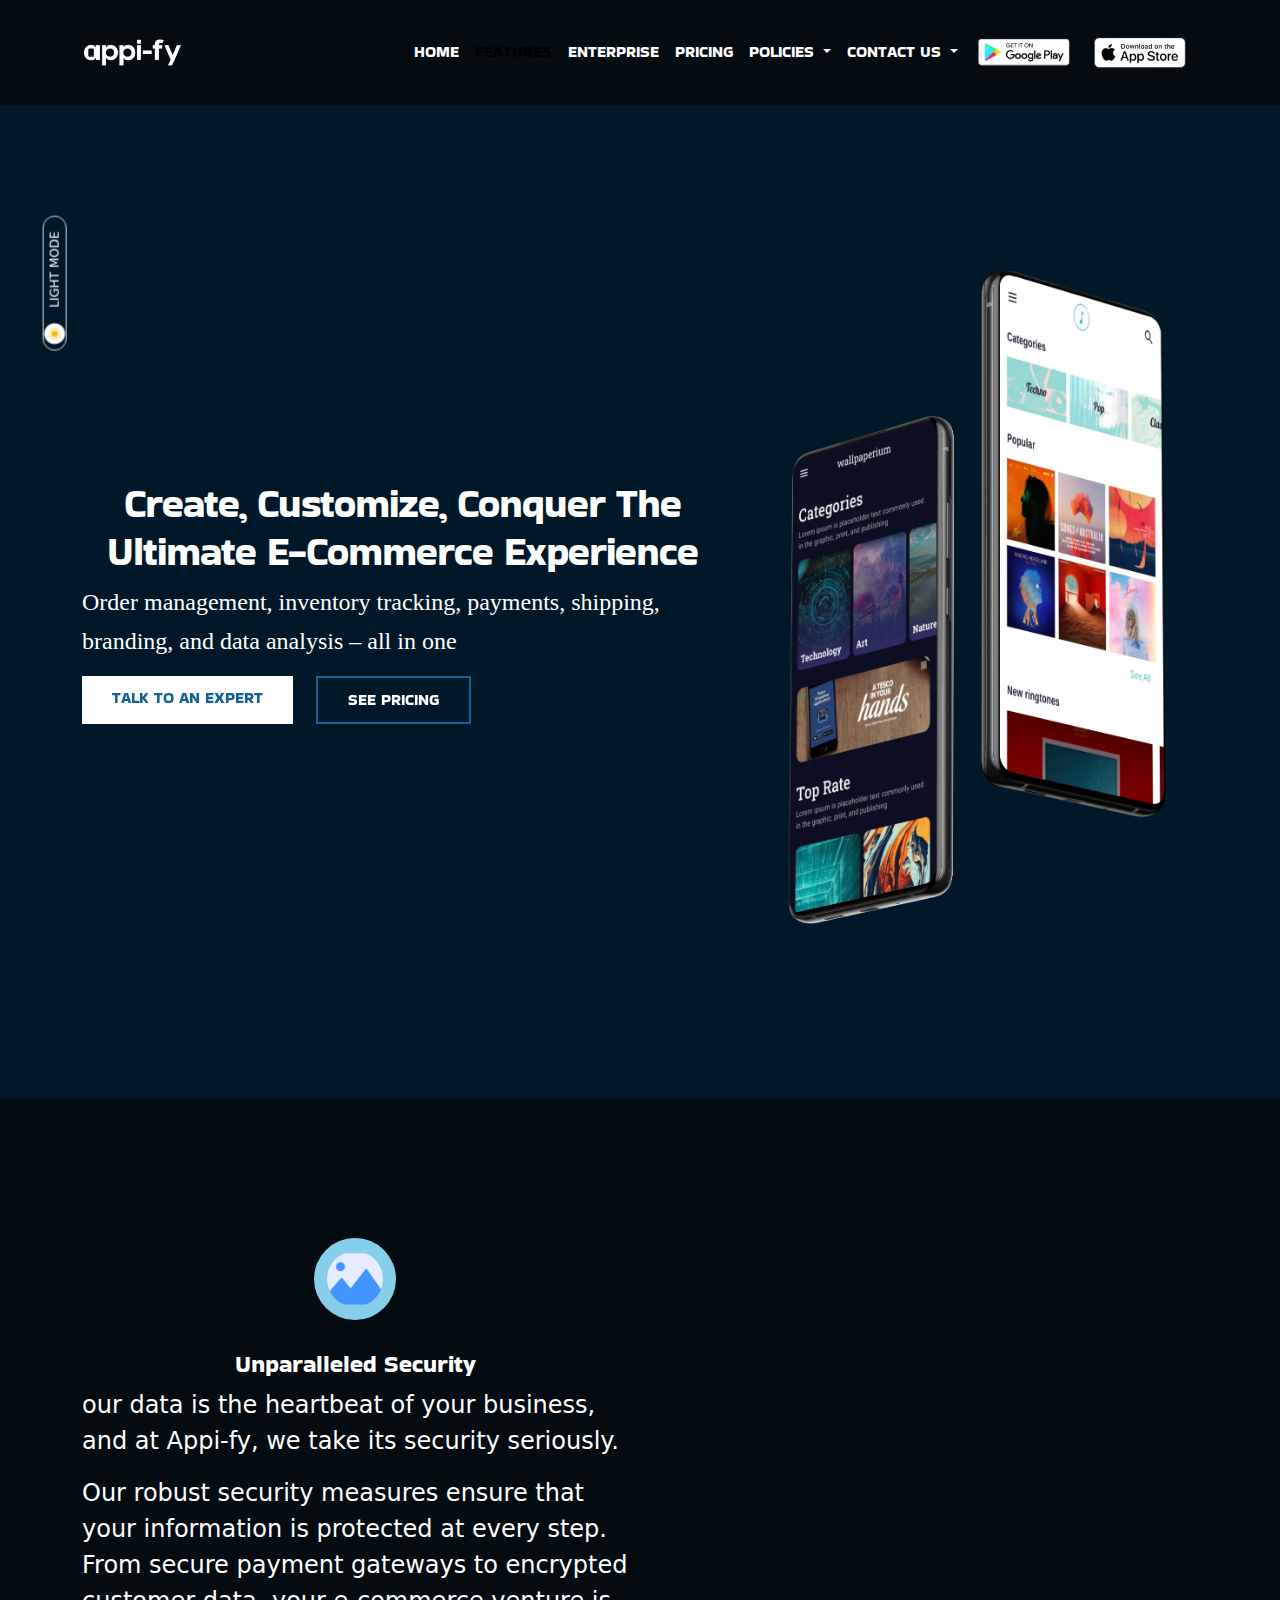
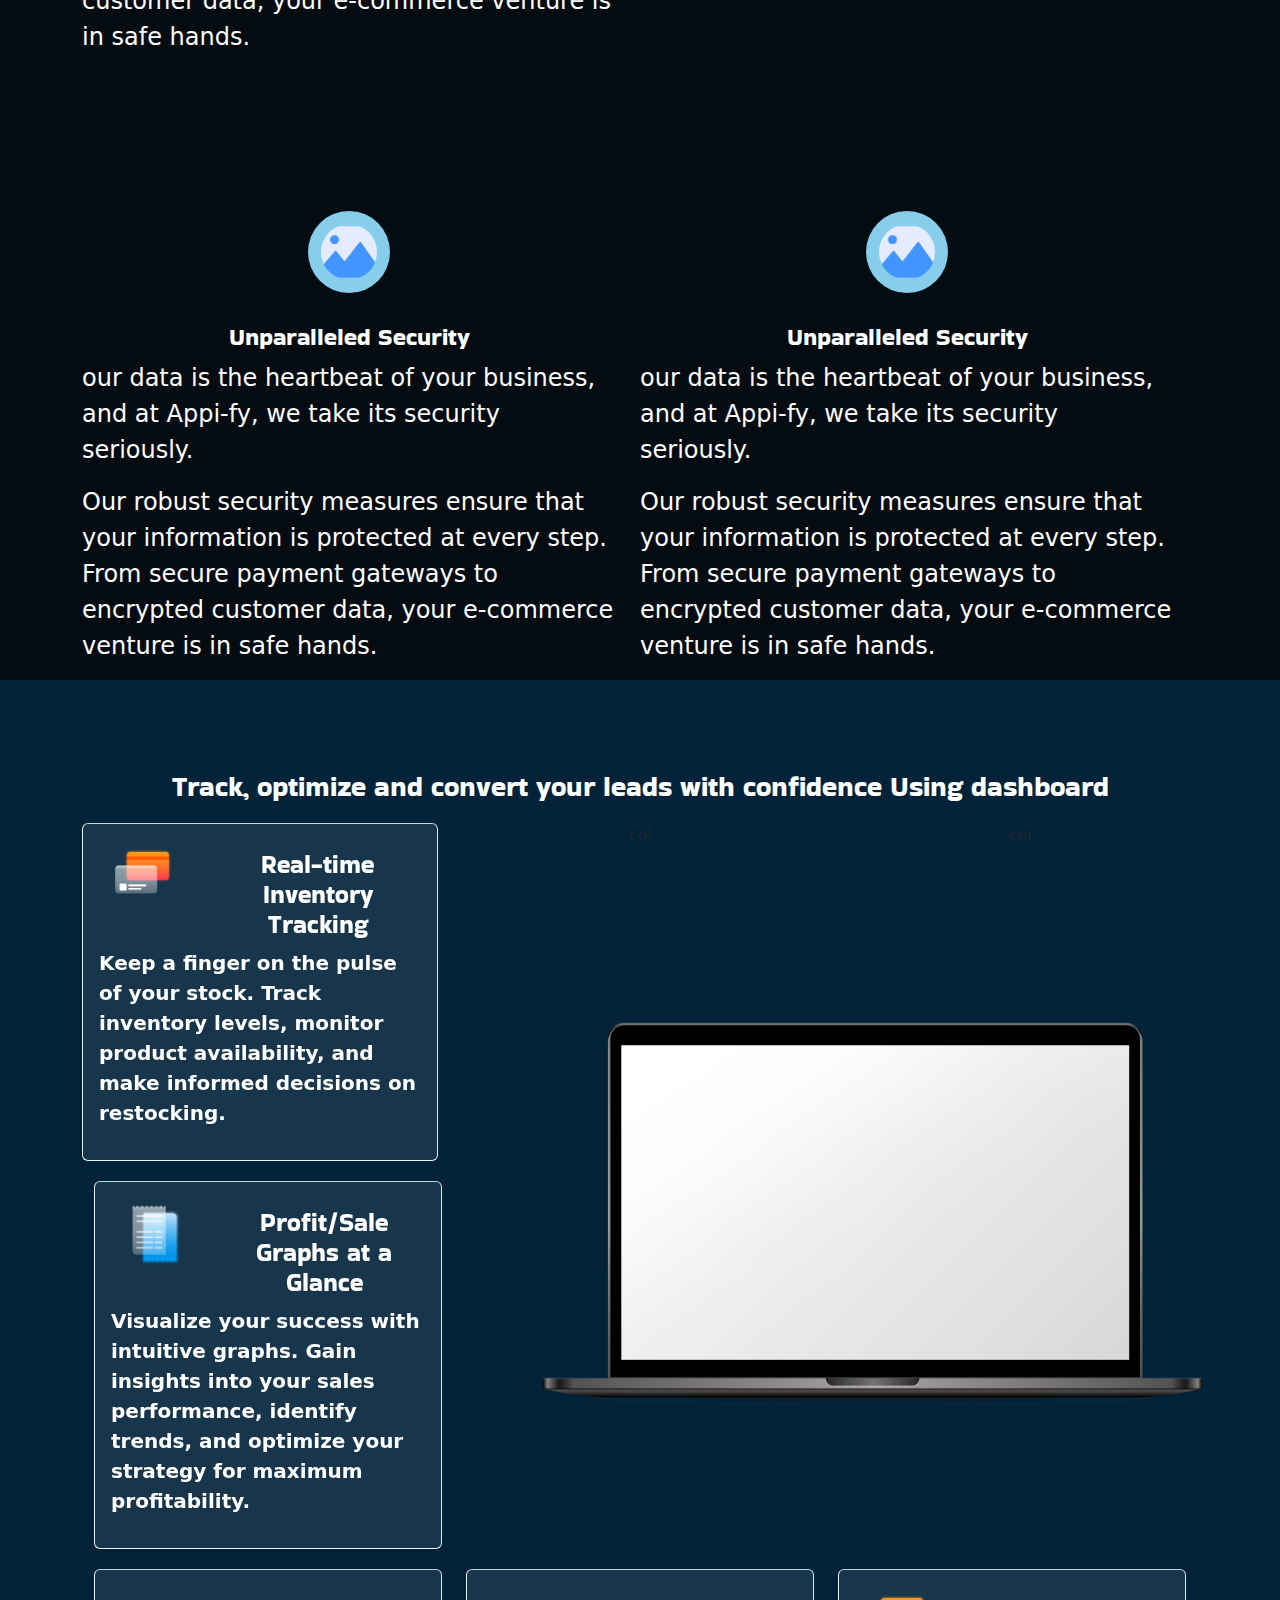
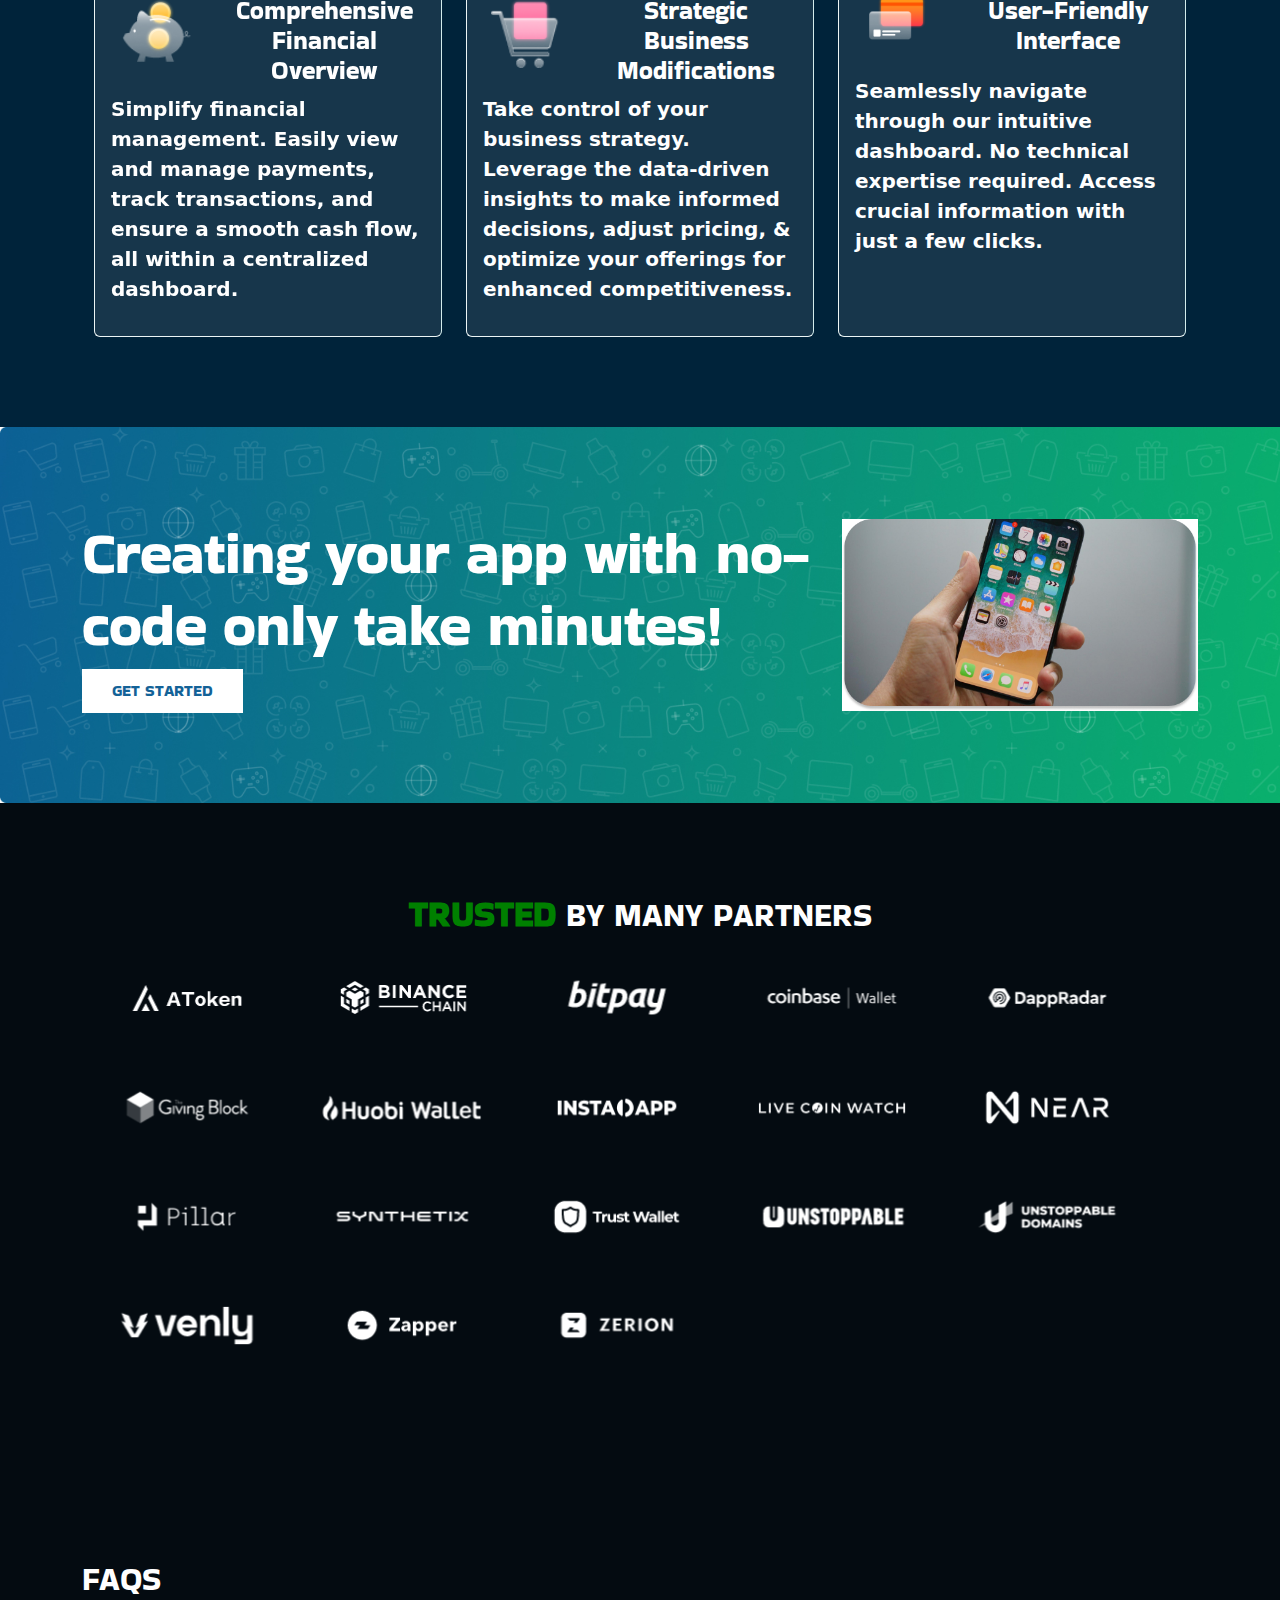
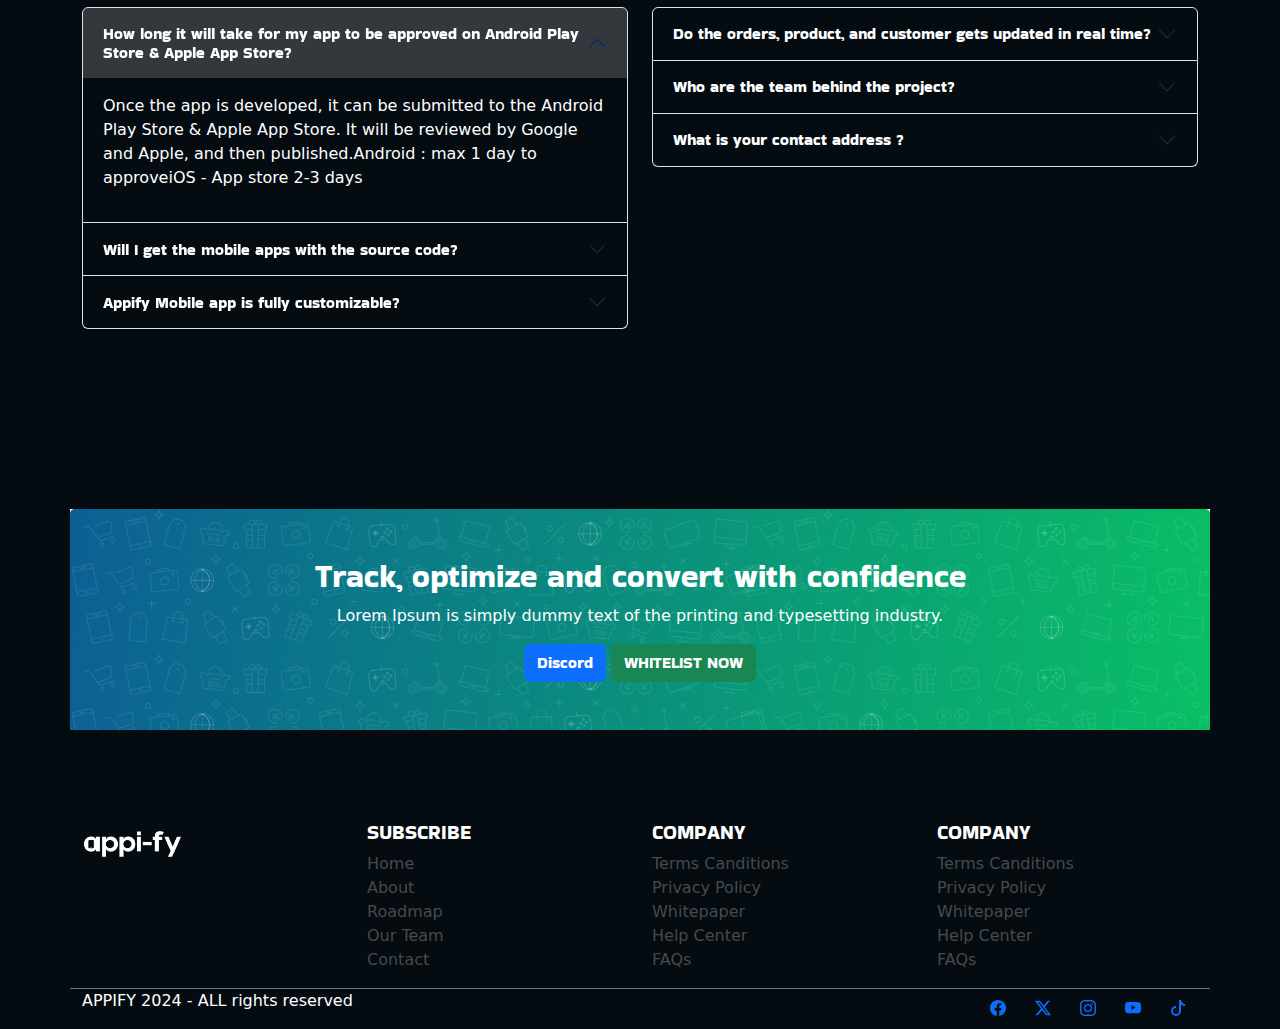
<file: features.html>
<!doctype html>
<html lang="en">
  <head>
    <meta charset="utf-8">
    <meta name="viewport" content="width=device-width, initial-scale=1">
    <title>Appi-fy - E-Commerce App Builder</title>
    <link href="css/bootstrap.min.css" rel="stylesheet">
    <link href="css/style.css" rel="stylesheet">
    <link rel="stylesheet" href="https://cdnjs.cloudflare.com/ajax/libs/font-awesome/4.7.0/css/font-awesome.min.css">
    <link rel="stylesheet" href="https://cdnjs.cloudflare.com/ajax/libs/font-awesome/6.5.1/css/all.min.css" integrity="sha512-DTOQO9RWCH3ppGqcWaEA1BIZOC6xxalwEsw9c2QQeAIftl+Vegovlnee1c9QX4TctnWMn13TZye+giMm8e2LwA==" crossorigin="anonymous" referrerpolicy="no-referrer" />
  </head>
  <div class="set-theme">
    <button class="theme-switch">Light mode</button>
  </div>
  <body class="dark-theme">
 
    <header  class="navigation">
      <nav class="navbar navbar-expand-lg">
        <div class="container">
          <a class="navbar-brand" href="#"><img src="img/appi-fy-Logo.png" width="100" class="logo"></a>
          <button class="navbar-toggler" type="button" data-bs-toggle="collapse" data-bs-target="#navbarNav" aria-controls="navbarNav" aria-expanded="false" aria-label="Toggle navigation">
            <span class="navbar-toggler-icon"></span>
          </button>
          <div class="collapse navbar-collapse justify-content-end" id="navbarNav">
            <ul class="navbar-nav align-items-center">
              <li class="nav-item"><a href="index.html" class="nav-link " >HOME</a></li>
              <li class="nav-item"><a href="features.html" class="nav-link active" aria-current="page">FEATURES</a></li>
              <li class="nav-item"><a href="enterprise.html" class="nav-link">ENTERPRISE</a></li>
              <li class="nav-item"><a href="pricing.html" class="nav-link">PRICING</a></li> 
              <li class="nav-item dropdown">
                <a class="nav-link dropdown-toggle" href="#" role="button" data-bs-toggle="dropdown" aria-expanded="false">
                  POLICIES
                </a>
                <ul class="dropdown-menu">
                  <li><a class="dropdown-item" href="#">Action Menu</a></li>
                  <li><a class="dropdown-item" href="#">Menu 1</a></li> 
                  <li><a class="dropdown-item" href="#">Menu 2</a></li>
                </ul>
              </li>
              <li class="nav-item dropdown">
                <a class="nav-link dropdown-toggle" href="#" role="button" data-bs-toggle="dropdown" aria-expanded="false">
                  CONTACT US
                </a>
                <ul class="dropdown-menu">
                  <li><a class="dropdown-item" href="#">Action Menu</a></li>
                  <li><a class="dropdown-item" href="#">Menu 1</a></li> 
                  <li><a class="dropdown-item" href="#">Menu 2</a></li>
                </ul>
              </li> 
              <li class="nav-item"><a href="#" class="nav-link"><img src="img/google-play-store-icon.png" width="100" class="logo"></a></li>
              <li class="nav-item"><a href="#" class="nav-link"><img src="img/app-store-icon.png" width="100" class="logo"></a></li>
            </ul>
          </div>
        </div>
      </nav>
    </header>


    <div class="main-content">
      <section class="hero-section">
        <div class="container">
          <div class="row d-flex align-items-center">
            <div class="col-lg-7">
              <h1 class="text-center">Create, Customize, Conquer The Ultimate E-Commerce Experience</h1>
              <p >Order management, inventory tracking, payments, shipping, branding, and data analysis – all in one</p>
              <div class="btn-group" role="group" aria-label="Basic outlined example">
                <a type="button" class="btn me-4 filled-button" href="#">TALK TO An EXPERT</a>
                <a type="button" class="btn outline-button" href="">SEE PRICING</a>
              </div>
            </div>
            <div class="col-lg-5">
               <img src="appi-fy-img/features.png" class="w-100 features-bg" align="hero">
            </div>
            </section>
            
            <section>
              <div class="container text-center">
              <div class="row align-items-center">
                <div class="col-md-6">
                  <div class="btn-text">
                  <img src="appi-fy-img/photo.png" alt="" class="img-inline" >
                  <h4 class="text-1">Unparalleled Security</h4>
                  <p class="p-text"> our data is the heartbeat of your business, and at Appi-fy, we take its security seriously. </p>
                </div>
                <p class="p-text">Our robust security measures ensure that your information is protected at every step. From secure payment gateways to encrypted customer data, your e-commerce venture is in safe hands.</p>
                </div>
                <div class="col">
                </div>
                <div class="col">
                </div>
              </div>
            </div>
          </div>
        </div>
        <div class="container text-center">
          <div class="row justify-content-start">
            <div class="row justify-content-between">
              <div class="col-md-6">
                <div class="btn-text">
                  <img src="appi-fy-img/photo.png" alt="" class="img-inline" >
                  <h4 class="text-1">Unparalleled Security</h4>
                  <p class="p-text"> our data is the heartbeat of your business, and at Appi-fy, we take its security seriously. </p>
                </div>
                <p class="p-text">Our robust security measures ensure that your information is protected at every step. From secure payment gateways to encrypted customer data, your e-commerce venture is in safe hands.</p>
              </div>
              <div class="col-md">
                <div class="btn-text">
                  <img src="appi-fy-img/photo.png" alt="" class="img-inline" >
                  <div class="inner">
                  <h4 class="text-1">Unparalleled Security</h4>
                  <p class="p-text"> our data is the heartbeat of your business, and at Appi-fy, we take its security seriously. </p>
                </div>
                <p class="p-text">Our robust security measures ensure that your information is protected at every step. From secure payment gateways to encrypted customer data, your e-commerce venture is in safe hands.</p>
              </div>
              </div>
            </div>
            </div>
          </div>
      </section>  
<!--row-->
      <section class="grid-section ">
        <div class="row">
        <div class="container ">
          <h3 class="text-center theme-blue-color ">Track, optimize and convert your leads with
            confidence Using dashboard</h3>
          <div class="container text-center column">
            <div class="row">
              <div class="col-lg-4 col-md-6 ">
                <div class="card p-3 h-100">
                  <div class="row justify-content-center">
                    <div class="col-md-4">
                      <div class="card-icon">
                        <img src="img/Intuitive-Interface-icon.png" width="72">
                      </div>
                    </div>
                    <div class="col">
                      <h5 class="parent">Real-time Inventory Tracking</h5>
                    </div>
                  </div>
                  <p class="child">Keep a finger on the pulse of your stock. Track inventory levels, monitor product availability, and make informed decisions on restocking.</p>
              </div>
              </div>
              <div class="col">
                col
              </div>
              <div class="col">
              col
              </div>
            </div>
          </div>
          <div class="container ">
            <div class="container text-center column">
              <div class="row">
                <div class="col-lg-4 col-md-6 ">
                  <div class="card p-3 h-100">
                    <div class="row justify-content-center">
                      <div class="col-md-4">
                        <div class="card-icon">
                          <img src="img/e-commerce-templates-icon.png" width="72">
                        </div>
                      </div>
                      <div class="col">
                        <h5 class="parent">Profit/Sale Graphs at a Glance</h5>
                      </div>
                    </div>
                    <p class="child">Visualize your success with intuitive graphs. Gain insights into your sales performance, identify trends, and optimize your strategy for maximum profitability.</p>
                </div>
                </div>
                <div class="col">
                  
                </div>
                <div class="col">
                  <img src="appi-fy-img/computer-img.png" alt="" class="position">
                </div>
              </div>
            </div>
       
        <div class="conatiner">
        <div class="container text-center">
          <div class="row">
            <div class="col-lg-4 col-md-6 col-top">
              <div class="card p-3 h-100">
                <div class="row justify-content-center">
                  <div class="col-md-4">
                    <div class="card-icon">
                      <img src="img/Product-Management-icon.png" width="72">
                    </div>
                  </div>
                  <div class="col">
                    <h5 class="parent">Comprehensive Financial Overview</h5>
                  </div>
                </div>
                <p class="child">Simplify financial management. Easily view and manage payments, track transactions, and ensure a smooth cash flow, all within a centralized dashboard.</p>
            </div>
            </div>
            <div class="col-lg-4 col-md-6 col-top">
              <div class="card p-3 h-100">
                <div class="row justify-content-center">
                  <div class="col-md-4">
                    <div class="card-icon">
                      <img src="img/secure-mobile-payments-icon.png" width="72">
                    </div>
                  </div>
                  <div class="col">
                    <h5 class="parent">Strategic Business Modifications</h5>
                  </div>
                </div>
                <p class="child">Take control of your business strategy. Leverage the data-driven insights to make informed decisions, adjust pricing, & optimize your offerings for enhanced competitiveness.</p>
            </div>
            </div>
            <div class="col-lg-4 col-md-6 col-top">
             <div class="card p-3 h-100">
                <div class="row justify-content-center">
                  <div class="col-md-4">
                    <div class="card-icon">
                      <img src="img/Intuitive-Interface-icon.png" width="72">
                    </div>
                  </div>
                  <div class="col">
                    <h5 class="parent">User-Friendly Interface</h5>
                  </div>
                </div>
                <div class="col">
                <p class="child">Seamlessly navigate through our intuitive dashboard. No technical expertise required. Access crucial information with just a few clicks.</p>
            </div>
            </div>
          </div>
        </div>
        </div>
      </section>
     
      <section class="banner-cta">
        <div class="container">
          <div class="row align-items-center">
            <div class="col-md-8">
              <h2 >Creating your app with
                no-code only take minutes!</h2>
              <button type="button" class="btn btn-outline-primary me-4 filled-button">Get Started</button>
            </div>
            <div class="col-md-4">
              <div>
                <img src="img/phone-in-hand.jpg" class="w-100">
              </div>
            </div>
          </div>
        </div>
      </section>

      <section class="logos-section">
        <div class="container">
          <h2 class="partners"><span class="themes-green ">TRUSTED</span> BY MANY PARTNERS</h2>
          <div class="row align-items-center justify-content-center">
            <div class="col-12">
              <div class="logos-gallery">
                <img src="img/logos/atoken-logo.png" width="200" align="atoken"> 
                <img src="img/logos/binance-logo.png" width="200" align="binance"> 
                <img src="img/logos/bitpay-icon.png" width="200" align="bitpay"> 
                <img src="img/logos/coinbase-logo.png" width="200" align="coinbase"> 
                <img src="img/logos/dappradar-logo.png" width="200" align="dappradar"> 
                <img src="img/logos/giving-block-logo.png" width="200" align="giving-block"> 
                <img src="img/logos/huobi-wallet-logo.png" width="200" align="huobi-wallet"> 
                <img src="img/logos/instapp-logo.png" width="200" align="instapp"> 
                <img src="img/logos/live-coin-logo.png" width="200" align="live-coin"> 
                <img src="img/logos/near-logo.png" width="200" align="near"> 
                <img src="img/logos/pillar-logo.png" width="200" align="pillar"> 
                <img src="img/logos/synthetix-logo.png" width="200" align="synthetix"> 
                <img src="img/logos/trust-wallet-logo.png" width="200" align="trust-wallet"> 
                <img src="img/logos/unstoppable-logo.png" width="200" align="unstoppable"> 
                <img src="img/logos/unstoppable-domains-logo.png" width="200" align="unstoppable domains"> 
                <img src="img/logos/venly-logo.png" width="200" align="venly"> 
                <img src="img/logos/zapper-logo.png" width="200" align="zapper"> 
                <img src="img/logos/zerion-logo.png" width="200" align="zerion"> 
              </div>
            </div>
          </div>
        </div>
      </section>


      <section class="faq-section">
        <div class="container">
          <h2>FAQS</h2>
          <div class="row">
            <div class="col-md-6">

              <div class="accordion" id="accordionExample">

                <div class="accordion-item">

                  <h2 class="accordion-header">
                    <button class="accordion-button" type="button" data-bs-toggle="collapse" data-bs-target="#collapseOne" aria-expanded="true" aria-controls="collapseOne">
                      How long it will take for my app to be approved on Android Play Store & Apple App Store?
                    </button>
                  </h2>
                  <div id="collapseOne" class="accordion-collapse collapse show" data-bs-parent="#accordionExample">
                    <div class="accordion-body">
                      <p>Once the app is developed, it can be submitted to the Android Play Store & Apple App Store. It will be reviewed by Google and Apple, and then published.Android : max 1 day to approveiOS - App store 2-3 days</p>
                    </div>
                  </div>
                </div>
                <div class="accordion-item">
                  <h2 class="accordion-header">
                    <button class="accordion-button collapsed" type="button" data-bs-toggle="collapse" data-bs-target="#collapseTwo" aria-expanded="false" aria-controls="collapseTwo">
                      Will I get the mobile apps with the source code?
                    </button>
                  </h2>
                  <div id="collapseTwo" class="accordion-collapse collapse" data-bs-parent="#accordionExample">
                    <div class="accordion-body">
                      <strong>This is the second item's accordion body.</strong> It is hidden by default, until the collapse plugin adds the appropriate classes that we use to style each element. These classes control the overall appearance, as well as the showing and hiding via CSS transitions. You can modify any of this with custom CSS or overriding our default variables. It's also worth noting that just about any HTML can go within the <code>.accordion-body</code>, though the transition does limit overflow.
                    </div>
                  </div>
                </div>
                <div class="accordion-item">
                  <h2 class="accordion-header">
                    <button class="accordion-button collapsed" type="button" data-bs-toggle="collapse" data-bs-target="#collapseThree" aria-expanded="false" aria-controls="collapseThree">
                      Appify Mobile app is fully customizable?
                    </button>
                  </h2>
                  <div id="collapseThree" class="accordion-collapse collapse" data-bs-parent="#accordionExample">
                    <div class="accordion-body">
                      <strong>This is the third item's accordion body.</strong> It is hidden by default, until the collapse plugin adds the appropriate classes that we use to style each element. These classes control the overall appearance, as well as the showing and hiding via CSS transitions. You can modify any of this with custom CSS or overriding our default variables. It's also worth noting that just about any HTML can go within the <code>.accordion-body</code>, though the transition does limit overflow.
                    </div>
                  </div>
                </div>

                
              </div>
            </div>
              <div class="col-md-6">
                <div class="accordion" id="accordionExample2">
 

                <div class="accordion-item">
                  <h2 class="accordion-header">
                    <button class="accordion-button collapsed" type="button" data-bs-toggle="collapse" data-bs-target="#collapseFive" aria-expanded="false" aria-controls="collapseFive">
                      Do the orders, product, and customer gets updated in real time?
                    </button>
                  </h2>
                  <div id="collapseFive" class="accordion-collapse collapse" data-bs-parent="#accordionExample2">
                    <div class="accordion-body">
                      <strong>This is the third item's accordion body.</strong> It is hidden by default, until the collapse plugin adds the appropriate classes that we use to style each element. These classes control the overall appearance, as well as the showing and hiding via CSS transitions. You can modify any of this with custom CSS or overriding our default variables. It's also worth noting that just about any HTML can go within the <code>.accordion-body</code>, though the transition does limit overflow.
                    </div>
                  </div>
                </div>

                <div class="accordion-item">
                  <h2 class="accordion-header">
                    <button class="accordion-button collapsed" type="button" data-bs-toggle="collapse" data-bs-target="#collapseFive" aria-expanded="false" aria-controls="collapseFive">
                      Who are the team behind the project?
                    </button>
                  </h2>
                  <div id="collapseFive" class="accordion-collapse collapse" data-bs-parent="#accordionExample2">
                    <div class="accordion-body">
                      <strong>This is the third item's accordion body.</strong> It is hidden by default, until the collapse plugin adds the appropriate classes that we use to style each element. These classes control the overall appearance, as well as the showing and hiding via CSS transitions. You can modify any of this with custom CSS or overriding our default variables. It's also worth noting that just about any HTML can go within the <code>.accordion-body</code>, though the transition does limit overflow.
                    </div>
                  </div>
                </div>

                <div class="accordion-item">
                  <h2 class="accordion-header">
                    <button class="accordion-button collapsed" type="button" data-bs-toggle="collapse" data-bs-target="#collapseSix" aria-expanded="false" aria-controls="collapseSix">
                      What is your contact address ?
                    </button>
                  </h2>
                  <div id="collapseSix" class="accordion-collapse collapse" data-bs-parent="#accordionExample2">
                    <div class="accordion-body">
                      <strong>This is the third item's accordion body.</strong> It is hidden by default, until the collapse plugin adds the appropriate classes that we use to style each element. These classes control the overall appearance, as well as the showing and hiding via CSS transitions. You can modify any of this with custom CSS or overriding our default variables. It's also worth noting that just about any HTML can go within the <code>.accordion-body</code>, though the transition does limit overflow.
                    </div>
                  </div>
                </div>

              </div>
              </div>
            </div>
          </div>
        </div>
      </section>


      <section class="cta-section">
        <div class="container p-5">
          <h2 class="text-center">Track, optimize and convert with confidence</h2>
          <div class="text-center">
            <p>Lorem Ipsum is simply dummy text of the printing and typesetting industry. </p>
            <button type="button" class="btn btn-primary button-align"> <i class="fa-brands fa-discord btn-2"></i>Discord</button>
            <button type="button" class="btn btn-success button-align">WHITELIST NOW</button>  
          </div>
        </div>
      </section>
      </div>


    <footer>
      
      <div class="container">
        <div class="row">
          <div class="col-md-3">
             <img src="img/appi-fy-Logo.png" width="100" class="logo">
          </div>
          <div class="col-md-3">
            <div class="footer-menu">
              <h5>SUBSCRIBE</h5>
              <ul>
                <li><a href="#">Home</a></li>
                <li><a href="#">About</a></li>
                <li><a href="#">Roadmap</a></li>
                <li><a href="#">Our Team</a></li> 
                <li><a href="#">Contact</a></li>
              </ul>
            </div>
          </div>
          <div class="col-md-3">
            <div class="footer-menu">
              <h5>COMPANY</h5>
              <ul>
                <li><a href="#">Terms Canditions</a></li>
                <li><a href="#">Privacy Policy</a></li>
                <li><a href="#">Whitepaper</a></li>
                <li><a href="#">Help Center</a></li>
                <li><a href="#">FAQs</a></li> 
              </ul>
            </div>
          </div>
          <div class="col-md-3">
            <div class="footer-menu">
              <h5>COMPANY</h5>
              <ul>
                <li><a href="#">Terms Canditions</a></li>
                <li><a href="#">Privacy Policy</a></li>
                <li><a href="#">Whitepaper</a></li>
                <li><a href="#">Help Center</a></li>
                <li><a href="#">FAQs</a></li> 
              </ul>
            </div>
          </div>
        </div>
        <div class="row border-top border-secondary">
          <div class="col-md-8">
            <p>APPIFY 2024 - ALL rights reserved</p>
          </div>
          <div class="col-md-4">
            <div class="social-media-icons">
              <a href="#">
                <svg xmlns="http://www.w3.org/2000/svg" width="16" height="16" fill="currentColor" class="bi bi-facebook" viewBox="0 0 16 16">
                  <path d="M16 8.049c0-4.446-3.582-8.05-8-8.05C3.58 0-.002 3.603-.002 8.05c0 4.017 2.926 7.347 6.75 7.951v-5.625h-2.03V8.05H6.75V6.275c0-2.017 1.195-3.131 3.022-3.131.876 0 1.791.157 1.791.157v1.98h-1.009c-.993 0-1.303.621-1.303 1.258v1.51h2.218l-.354 2.326H9.25V16c3.824-.604 6.75-3.934 6.75-7.951"/>
                </svg>
              </a>
              <a href="#">
                <svg xmlns="http://www.w3.org/2000/svg" width="16" height="16" fill="currentColor" class="bi bi-twitter-x" viewBox="0 0 16 16">
                  <path d="M12.6.75h2.454l-5.36 6.142L16 15.25h-4.937l-3.867-5.07-4.425 5.07H.316l5.733-6.57L0 .75h5.063l3.495 4.633L12.601.75Zm-.86 13.028h1.36L4.323 2.145H2.865z"/>
                </svg>
              </a> 
              <a href="#">
                <svg xmlns="http://www.w3.org/2000/svg" width="16" height="16" fill="currentColor" class="bi bi-instagram" viewBox="0 0 16 16">
                  <path d="M8 0C5.829 0 5.556.01 4.703.048 3.85.088 3.269.222 2.76.42a3.9 3.9 0 0 0-1.417.923A3.9 3.9 0 0 0 .42 2.76C.222 3.268.087 3.85.048 4.7.01 5.555 0 5.827 0 8.001c0 2.172.01 2.444.048 3.297.04.852.174 1.433.372 1.942.205.526.478.972.923 1.417.444.445.89.719 1.416.923.51.198 1.09.333 1.942.372C5.555 15.99 5.827 16 8 16s2.444-.01 3.298-.048c.851-.04 1.434-.174 1.943-.372a3.9 3.9 0 0 0 1.416-.923c.445-.445.718-.891.923-1.417.197-.509.332-1.09.372-1.942C15.99 10.445 16 10.173 16 8s-.01-2.445-.048-3.299c-.04-.851-.175-1.433-.372-1.941a3.9 3.9 0 0 0-.923-1.417A3.9 3.9 0 0 0 13.24.42c-.51-.198-1.092-.333-1.943-.372C10.443.01 10.172 0 7.998 0zm-.717 1.442h.718c2.136 0 2.389.007 3.232.046.78.035 1.204.166 1.486.275.373.145.64.319.92.599s.453.546.598.92c.11.281.24.705.275 1.485.039.843.047 1.096.047 3.231s-.008 2.389-.047 3.232c-.035.78-.166 1.203-.275 1.485a2.5 2.5 0 0 1-.599.919c-.28.28-.546.453-.92.598-.28.11-.704.24-1.485.276-.843.038-1.096.047-3.232.047s-2.39-.009-3.233-.047c-.78-.036-1.203-.166-1.485-.276a2.5 2.5 0 0 1-.92-.598 2.5 2.5 0 0 1-.6-.92c-.109-.281-.24-.705-.275-1.485-.038-.843-.046-1.096-.046-3.233s.008-2.388.046-3.231c.036-.78.166-1.204.276-1.486.145-.373.319-.64.599-.92s.546-.453.92-.598c.282-.11.705-.24 1.485-.276.738-.034 1.024-.044 2.515-.045zm4.988 1.328a.96.96 0 1 0 0 1.92.96.96 0 0 0 0-1.92m-4.27 1.122a4.109 4.109 0 1 0 0 8.217 4.109 4.109 0 0 0 0-8.217m0 1.441a2.667 2.667 0 1 1 0 5.334 2.667 2.667 0 0 1 0-5.334"/>
                </svg>
              </a>
              <a href= "#">
                <svg xmlns="http://www.w3.org/2000/svg" width="16" height="16" fill="currentColor" class="bi bi-youtube" viewBox="0 0 16 16">
                  <path d="M8.051 1.999h.089c.822.003 4.987.033 6.11.335a2.01 2.01 0 0 1 1.415 1.42c.101.38.172.883.22 1.402l.01.104.022.26.008.104c.065.914.073 1.77.074 1.957v.075c-.001.194-.01 1.108-.082 2.06l-.008.105-.009.104c-.05.572-.124 1.14-.235 1.558a2.01 2.01 0 0 1-1.415 1.42c-1.16.312-5.569.334-6.18.335h-.142c-.309 0-1.587-.006-2.927-.052l-.17-.006-.087-.004-.171-.007-.171-.007c-1.11-.049-2.167-.128-2.654-.26a2.01 2.01 0 0 1-1.415-1.419c-.111-.417-.185-.986-.235-1.558L.09 9.82l-.008-.104A31 31 0 0 1 0 7.68v-.123c.002-.215.01-.958.064-1.778l.007-.103.003-.052.008-.104.022-.26.01-.104c.048-.519.119-1.023.22-1.402a2.01 2.01 0 0 1 1.415-1.42c.487-.13 1.544-.21 2.654-.26l.17-.007.172-.006.086-.003.171-.007A100 100 0 0 1 7.858 2zM6.4 5.209v4.818l4.157-2.408z"/>
                </svg>
              </a>
              <a href="#">
                <svg xmlns="http://www.w3.org/2000/svg" width="16" height="16" fill="currentColor" class="bi bi-tiktok" viewBox="0 0 16 16">
                  <path d="M9 0h1.98c.144.715.54 1.617 1.235 2.512C12.895 3.389 13.797 4 15 4v2c-1.753 0-3.07-.814-4-1.829V11a5 5 0 1 1-5-5v2a3 3 0 1 0 3 3z"/>
                </svg>
              </a>
            </div>
          </div>
        </div>
      </div>

    </footer>

    <script src="js/bootstrap.bundle.min.js"></script>
    <script src="js/bootstrap.min.js"></script>
    <script src="js/jquery.min.js"></script>
    <script>
    $(document).ready(function(){
      $(".theme-switch").click(function(){

        if ($("body").hasClass('light-theme')) {
            $('body').addClass('dark-theme');
            $('body').removeClass('light-theme');
        } else  {
            $('body').addClass('light-theme');
            $('body').removeClass('dark-theme');
        }

      }); 
    });
 
    </script>
  </body>
</html>
</file>
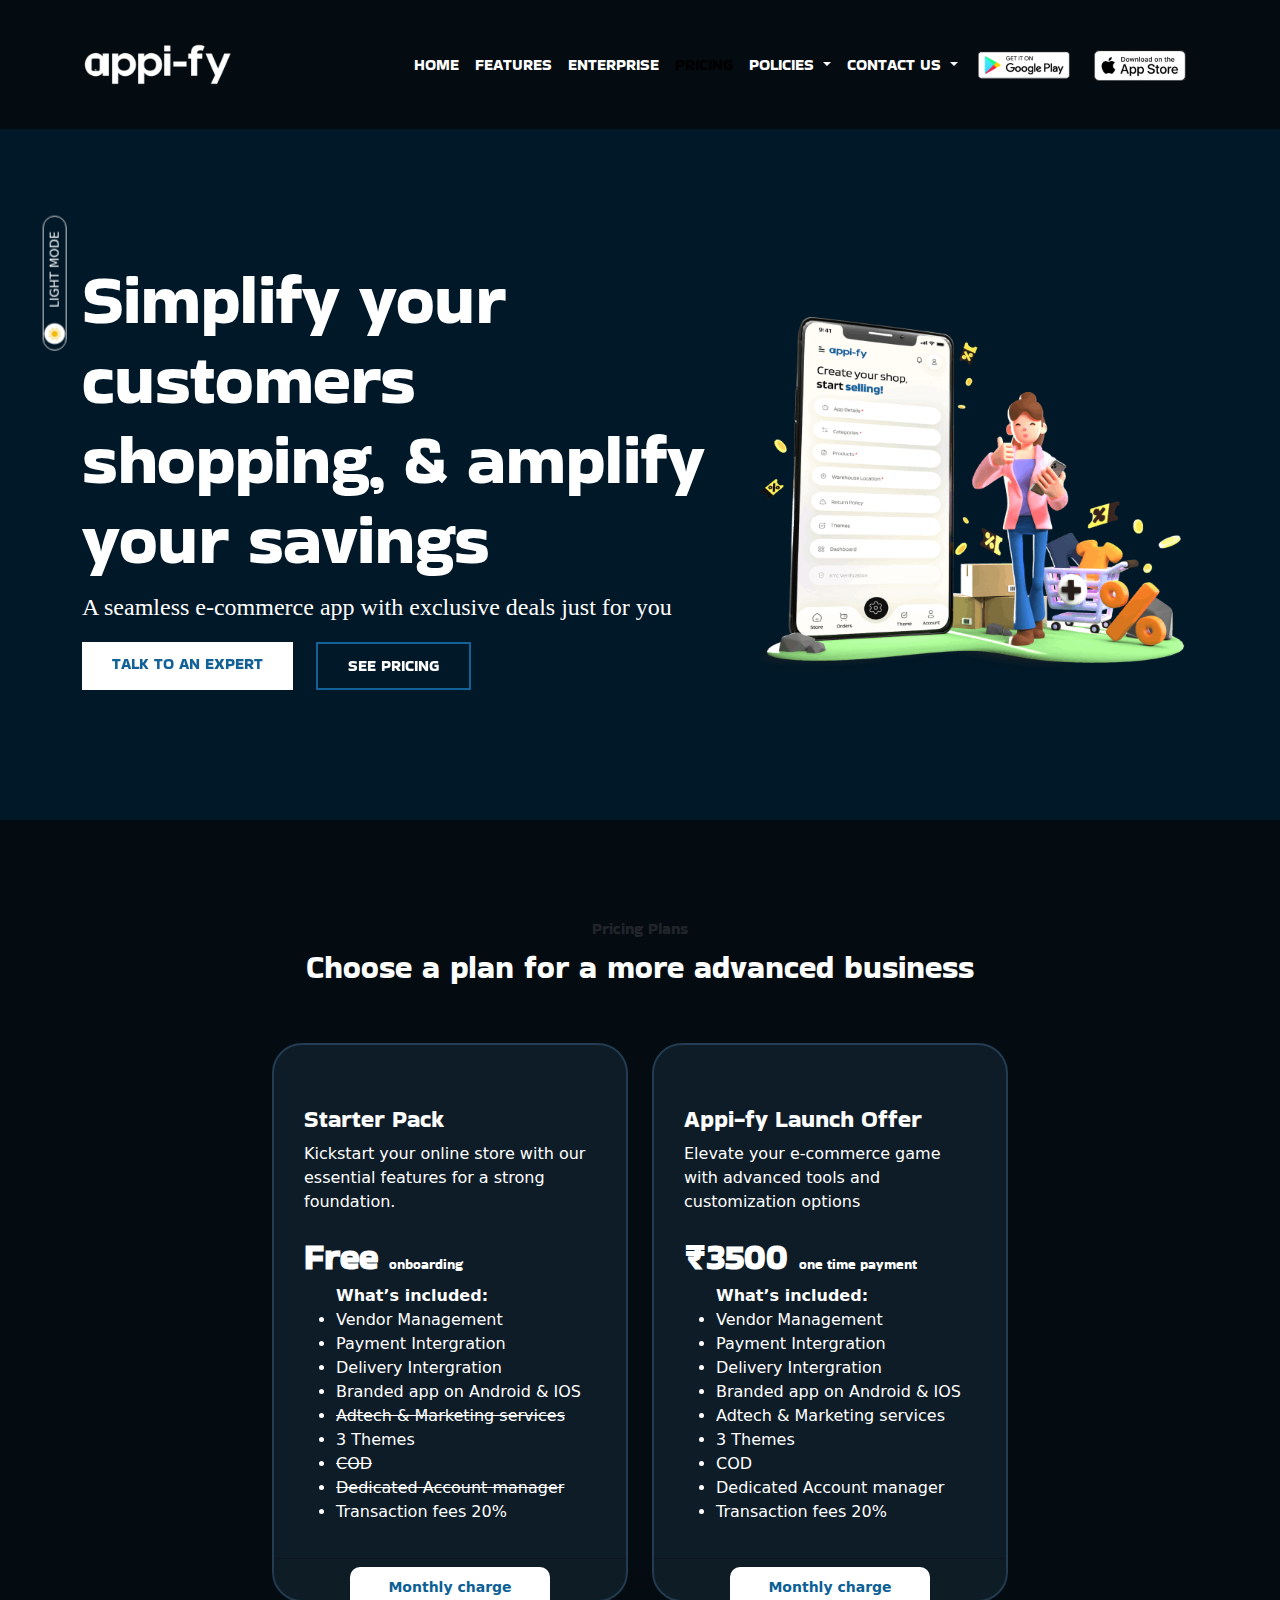
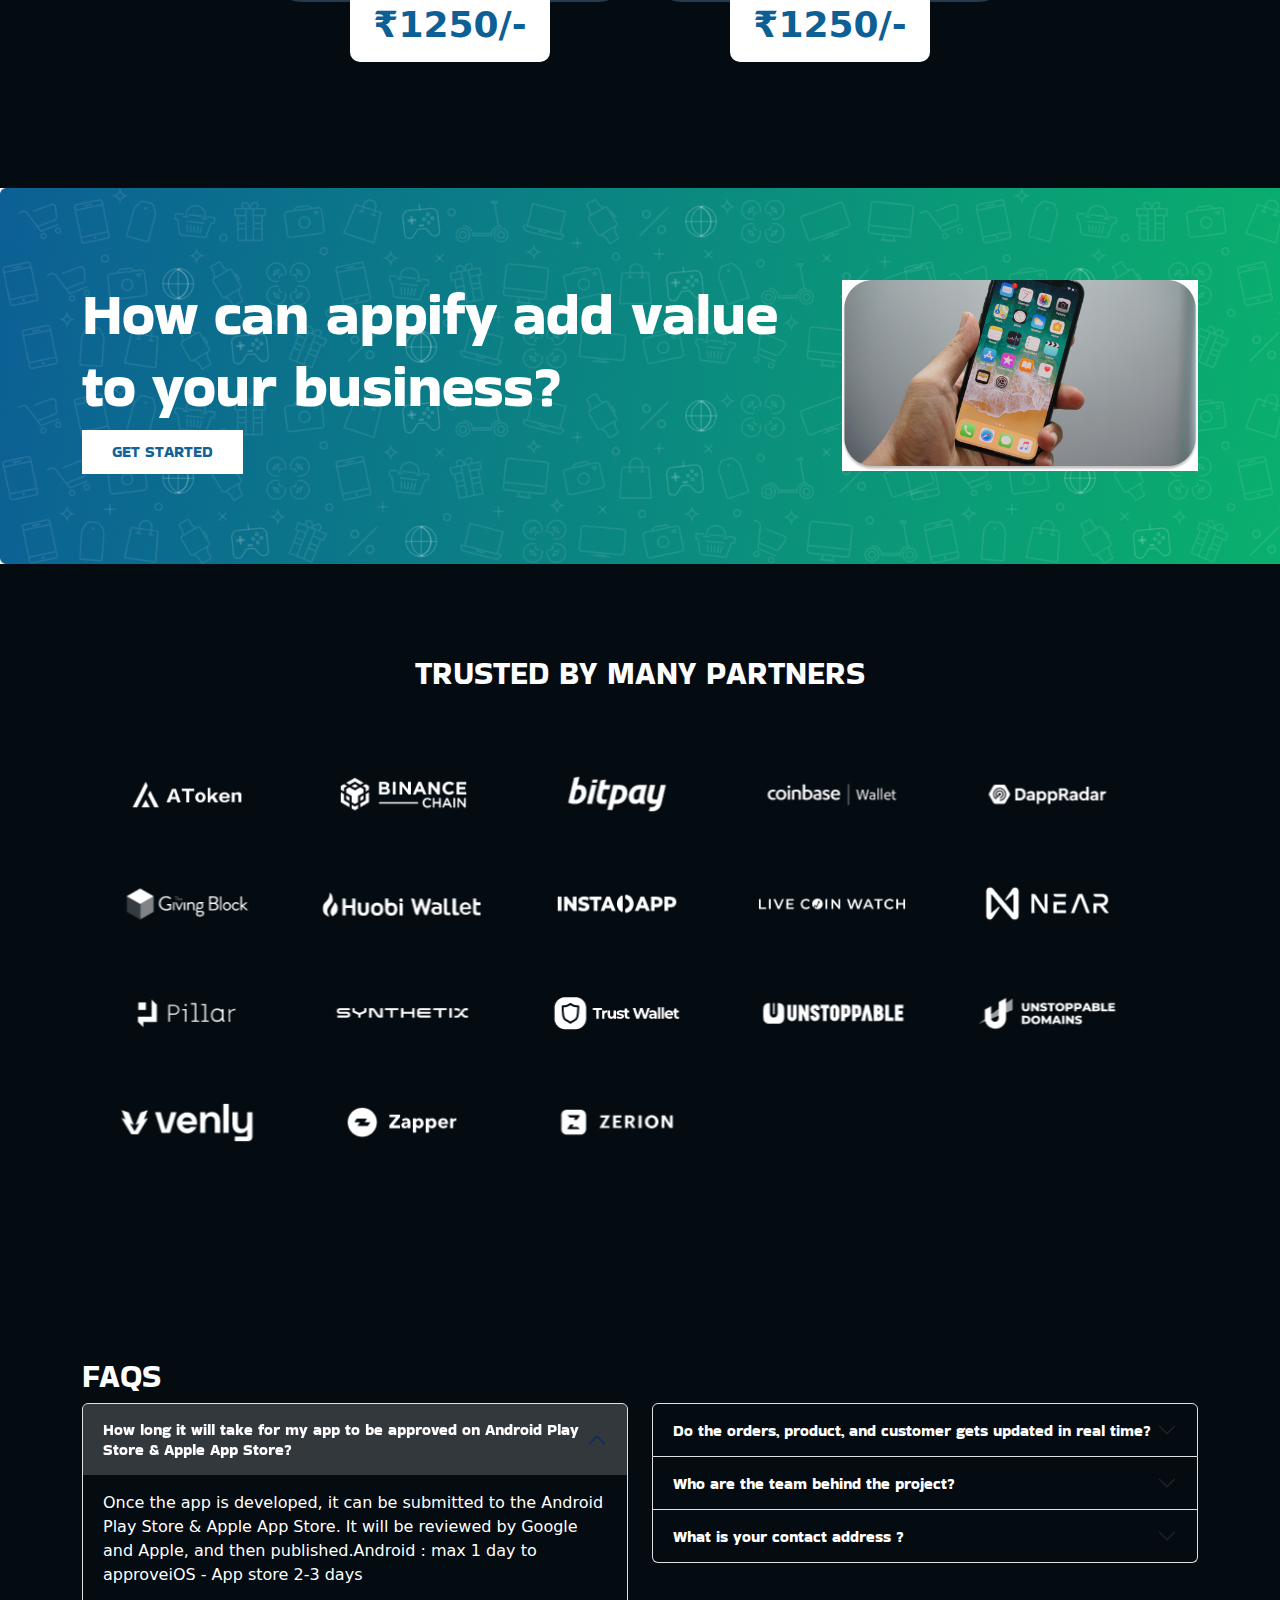
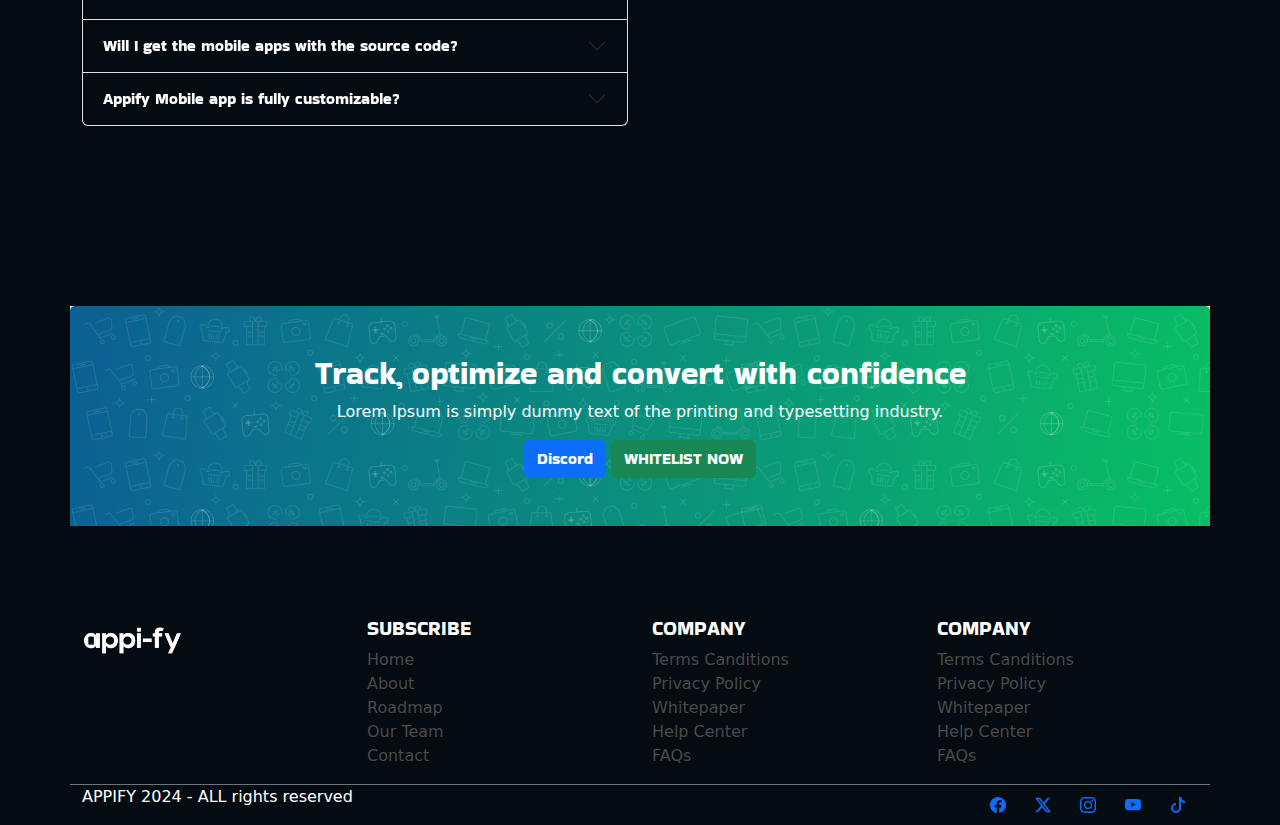
<file: pricing.html>
<!doctype html>
<html lang="en">
  <head>
    <meta charset="utf-8">
    <meta name="viewport" content="width=device-width, initial-scale=1">
    <title>Appi-fy - E-Commerce App Builder</title>
    <link href="css/bootstrap.min.css" rel="stylesheet">
    <link href="css/style.css" rel="stylesheet">
    <link rel="stylesheet" href="https://cdnjs.cloudflare.com/ajax/libs/font-awesome/4.7.0/css/font-awesome.min.css">
  </head>
  <div class="set-theme">
    <button class="theme-switch">Light mode</button>
  </div>
  <body class="dark-theme">
 <!-- ########################## Header - Navigation Menu Starts ############################-->
     <header  class="navigation">
      <nav class="navbar navbar-expand-lg">
        <div class="container">
          <a class="navbar-brand" href="#"><img src="img/appi-fy-Logo.png" width="150" class="logo"></a>
          <button class="navbar-toggler" type="button" data-bs-toggle="collapse" data-bs-target="#navbarNav" aria-controls="navbarNav" aria-expanded="false" aria-label="Toggle navigation">
            <span class="navbar-toggler-icon"></span>
          </button>
          <div class="collapse navbar-collapse justify-content-end" id="navbarNav">
            <ul class="navbar-nav align-items-center">
              <li class="nav-item"><a href="index.html" class="nav-link" aria-current="page">HOME</a></li>
              <li class="nav-item"><a href="features.html" class="nav-link">FEATURES</a></li>
              <li class="nav-item"><a href="enterprise.html" class="nav-link">ENTERPRISE</a></li>
              <li class="nav-item"><a href="pricing.html" class="nav-link active">PRICING</a></li> 
              <li class="nav-item dropdown">
                <a class="nav-link dropdown-toggle" href="#" role="button" data-bs-toggle="dropdown" aria-expanded="false">
                  POLICIES
                </a>
                <ul class="dropdown-menu">
                  <li><a class="dropdown-item" href="#">Action Menu</a></li>
                  <li><a class="dropdown-item" href="#">Menu 1</a></li> 
                  <li><a class="dropdown-item" href="#">Menu 2</a></li>
                </ul>
              </li>
              <li class="nav-item dropdown">
                <a class="nav-link dropdown-toggle" href="#" role="button" data-bs-toggle="dropdown" aria-expanded="false">
                  CONTACT US
                </a>
                <ul class="dropdown-menu">
                  <li><a class="dropdown-item" href="#">Action Menu</a></li>
                  <li><a class="dropdown-item" href="#">Menu 1</a></li> 
                  <li><a class="dropdown-item" href="#">Menu 2</a></li>
                </ul>
              </li> 
              <li class="nav-item"><a href="#" class="nav-link"><img src="img/google-play-store-icon.png" width="100" class="logo"></a></li>
              <li class="nav-item"><a href="#" class="nav-link"><img src="img/app-store-icon.png" width="100" class="logo"></a></li>
            </ul>
          </div>
        </div>
      </nav>
    </header>
    <!-- ########################## Header - Navigation Menu Ends ############################-->

    <div class="main-content">
      <section class="hero-section">
        <div class="container">
          <div class="row d-flex align-items-center">
            <div class="col-lg-7">
              <h1>Simplify your customers shopping, & amplify your savings</h1>
              <p>A seamless e-commerce app with exclusive deals just for you</p>
              <div class="btn-group" role="group" aria-label="Basic outlined example">
                <a type="button" class="btn me-4 filled-button" href="#">TALK TO AN EXPERT</a>
                <a type="button" class="btn outline-button" href="">SEE PRICING</a>
              </div>
            </div>
            <div class="col-lg-5">
               <img src="img/pricing-hero-banner.png" class="w-100" align="hero">
            </div>
          </div>
        </div>
      </section>  

      <section class="pricing-section">
        <div class="container pb-5 mb-5">
          <div class="row align-items-center">
            <div class="col-12 text-center">
              <button type="button" class="btn btn-outline">Pricing Plans</button>
              <h2 class="text-center">Choose a plan for a more advanced business</h2>
            </div> 
          </div>
          <div class="row justify-content-center mt-5">
            <div class="col-md-4 d-flex justify-content-center">
              <div class="card pricing-card">
                <div class="card-content ">
                  <h4> Starter Pack</h4>
                  <p>Kickstart your online store with our essential features for a strong foundation.</p>
                  <div class="price-text">Free <span>onboarding</span> </div>
                  <ul>
                    <strong>What’s included:</strong>
                    <li>Vendor Management</li>
                    <li>Payment Intergration</li>
                    <li>Delivery Intergration</li>
                    <li>Branded app on Android & IOS</li>
                    <li><s>Adtech & Marketing services</s></li>
                    <li>3 Themes</li>
                    <li><s>COD</s></li>
                    <li><s>Dedicated Account manager</s></li>
                    <li>Transaction fees 20%</li>
                  </ul>
                </div>
                <div class="card-footer">
                  <div class="price">Monthly charge <span>₹1250/-</span></div>
                </div>
              </div>
            </div>
            <div class="col-md-4 d-flex justify-content-center">
              <div class="card pricing-card">
                <div class="card-content">
                  <h4> Appi-fy Launch Offer</h4>
                  <p>Elevate your e-commerce game with advanced tools and customization options</p>
                  <div class="price-text">₹3500 <span>one time payment</span> </div>
                  <ul>
                    <strong>What’s included:</strong>
                    <li>Vendor Management</li>
                    <li>Payment Intergration</li>
                    <li>Delivery Intergration</li>
                    <li>Branded app on Android & IOS</li>
                    <li>Adtech & Marketing services</li>
                    <li>3 Themes</li>
                    <li>COD</li>
                    <li>Dedicated Account manager</li>
                    <li>Transaction fees 20%</li>
                  </ul>
                </div>
                <div class="card-footer">
                  <div class="price">Monthly charge <span>₹1250/-</span></div>
                </div>
              </div>
            </div>
          </div>
        </div>
      </section>


   <section class="banner-cta">
        <div class="container">
          <div class="row align-items-center">
            <div class="col-md-8">
              <h2>How can appify add value to your business?</h2>
              <button type="button" class="btn btn-outline-primary me-4 filled-button">Get Started</button>
            </div>
            <div class="col-md-4">
              <div class="img-container">
                <img src="img/phone-in-hand.jpg" class="w-100">
              </div>
            </div>
          </div>
        </div>
      </section>


      <section class="logos-section">
        <div class="container">
          <h2 class="text-center mb-5"><span class="theme-green">TRUSTED</span> BY MANY PARTNERS</h2>
          <div class="row align-items-center justify-content-center">
            <div class="col-12">
              <div class="logos-gallery">
                <img src="img/logos/atoken-logo.png" width="200" align="atoken"> 
                <img src="img/logos/binance-logo.png" width="200" align="binance"> 
                <img src="img/logos/bitpay-icon.png" width="200" align="bitpay"> 
                <img src="img/logos/coinbase-logo.png" width="200" align="coinbase"> 
                <img src="img/logos/dappradar-logo.png" width="200" align="dappradar"> 
                <img src="img/logos/giving-block-logo.png" width="200" align="giving-block"> 
                <img src="img/logos/huobi-wallet-logo.png" width="200" align="huobi-wallet"> 
                <img src="img/logos/instapp-logo.png" width="200" align="instapp"> 
                <img src="img/logos/live-coin-logo.png" width="200" align="live-coin"> 
                <img src="img/logos/near-logo.png" width="200" align="near"> 
                <img src="img/logos/pillar-logo.png" width="200" align="pillar"> 
                <img src="img/logos/synthetix-logo.png" width="200" align="synthetix"> 
                <img src="img/logos/trust-wallet-logo.png" width="200" align="trust-wallet"> 
                <img src="img/logos/unstoppable-logo.png" width="200" align="unstoppable"> 
                <img src="img/logos/unstoppable-domains-logo.png" width="200" align="unstoppable domains"> 
                <img src="img/logos/venly-logo.png" width="200" align="venly"> 
                <img src="img/logos/zapper-logo.png" width="200" align="zapper"> 
                <img src="img/logos/zerion-logo.png" width="200" align="zerion"> 
              </div>
            </div>
          </div>
        </div>
      </section>


      <section class="faq-section">
        <div class="container">
          <h2>FAQS</h2>
          <div class="row">
            <div class="col-md-6">
              <div class="accordion" id="accordionExample">
                <div class="accordion-item">
                  <h2 class="accordion-header">
                    <button class="accordion-button" type="button" data-bs-toggle="collapse" data-bs-target="#collapseOne" aria-expanded="true" aria-controls="collapseOne">
                      How long it will take for my app to be approved on Android Play Store & Apple App Store?
                    </button>
                  </h2>
                  <div id="collapseOne" class="accordion-collapse collapse show" data-bs-parent="#accordionExample">
                    <div class="accordion-body">
                      <p>Once the app is developed, it can be submitted to the Android Play Store & Apple App Store. It will be reviewed by Google and Apple, and then published.Android : max 1 day to approveiOS - App store 2-3 days</p>
                    </div>
                  </div>
                </div>
                <div class="accordion-item">
                  <h2 class="accordion-header">
                    <button class="accordion-button collapsed" type="button" data-bs-toggle="collapse" data-bs-target="#collapseTwo" aria-expanded="false" aria-controls="collapseTwo">
                      Will I get the mobile apps with the source code?
                    </button>
                  </h2>
                  <div id="collapseTwo" class="accordion-collapse collapse" data-bs-parent="#accordionExample">
                    <div class="accordion-body">
                      <strong>This is the second item's accordion body.</strong> It is hidden by default, until the collapse plugin adds the appropriate classes that we use to style each element. These classes control the overall appearance, as well as the showing and hiding via CSS transitions. You can modify any of this with custom CSS or overriding our default variables. It's also worth noting that just about any HTML can go within the <code>.accordion-body</code>, though the transition does limit overflow.
                    </div>
                  </div>
                </div>
                <div class="accordion-item">
                  <h2 class="accordion-header">
                    <button class="accordion-button collapsed" type="button" data-bs-toggle="collapse" data-bs-target="#collapseThree" aria-expanded="false" aria-controls="collapseThree">
                      Appify Mobile app is fully customizable?
                    </button>
                  </h2>
                  <div id="collapseThree" class="accordion-collapse collapse" data-bs-parent="#accordionExample">
                    <div class="accordion-body">
                      <strong>This is the third item's accordion body.</strong> It is hidden by default, until the collapse plugin adds the appropriate classes that we use to style each element. These classes control the overall appearance, as well as the showing and hiding via CSS transitions. You can modify any of this with custom CSS or overriding our default variables. It's also worth noting that just about any HTML can go within the <code>.accordion-body</code>, though the transition does limit overflow.
                    </div>
                  </div>
                </div>                
              </div>
            </div>
              <div class="col-md-6">
                <div class="accordion" id="accordionExample2">
                 <div class="accordion-item">
                  <h2 class="accordion-header">
                    <button class="accordion-button collapsed" type="button" data-bs-toggle="collapse" data-bs-target="#collapseFive" aria-expanded="false" aria-controls="collapseFive">
                      Do the orders, product, and customer gets updated in real time?
                    </button>
                  </h2>
                  <div id="collapseFive" class="accordion-collapse collapse" data-bs-parent="#accordionExample2">
                    <div class="accordion-body">
                      <strong>This is the third item's accordion body.</strong> It is hidden by default, until the collapse plugin adds the appropriate classes that we use to style each element. These classes control the overall appearance, as well as the showing and hiding via CSS transitions. You can modify any of this with custom CSS or overriding our default variables. It's also worth noting that just about any HTML can go within the <code>.accordion-body</code>, though the transition does limit overflow.
                    </div>
                  </div>
                </div>

                <div class="accordion-item">
                  <h2 class="accordion-header">
                    <button class="accordion-button collapsed" type="button" data-bs-toggle="collapse" data-bs-target="#collapseFive" aria-expanded="false" aria-controls="collapseFive">
                      Who are the team behind the project?
                    </button>
                  </h2>
                  <div id="collapseFive" class="accordion-collapse collapse" data-bs-parent="#accordionExample2">
                    <div class="accordion-body">
                      <strong>This is the third item's accordion body.</strong> It is hidden by default, until the collapse plugin adds the appropriate classes that we use to style each element. These classes control the overall appearance, as well as the showing and hiding via CSS transitions. You can modify any of this with custom CSS or overriding our default variables. It's also worth noting that just about any HTML can go within the <code>.accordion-body</code>, though the transition does limit overflow.
                    </div>
                  </div>
                </div>

                <div class="accordion-item">
                  <h2 class="accordion-header">
                    <button class="accordion-button collapsed" type="button" data-bs-toggle="collapse" data-bs-target="#collapseSix" aria-expanded="false" aria-controls="collapseSix">
                      What is your contact address ?
                    </button>
                  </h2>
                  <div id="collapseSix" class="accordion-collapse collapse" data-bs-parent="#accordionExample2">
                    <div class="accordion-body">
                      <strong>This is the third item's accordion body.</strong> It is hidden by default, until the collapse plugin adds the appropriate classes that we use to style each element. These classes control the overall appearance, as well as the showing and hiding via CSS transitions. You can modify any of this with custom CSS or overriding our default variables. It's also worth noting that just about any HTML can go within the <code>.accordion-body</code>, though the transition does limit overflow.
                    </div>
                  </div>
                </div>
              </div>
              </div>
            </div>
          </div>
        </div>
      </section>

      <section class="cta-section">
        <div class="container p-5">
          <h2 class="text-center">Track, optimize and convert with confidence</h2>
          <div class="text-center">
            <p>Lorem Ipsum is simply dummy text of the printing and typesetting industry. </p>
            <button type="button" class="btn btn-primary"> <i class="fa-brands fa-discord"></i>Discord</button>
            <button type="button" class="btn btn-success">WHITELIST NOW</button>   
          </div>
        </div>
      </section>
    </div>

    <!-- ########################## Header - Footer Starts ############################-->
    <footer>
      <div class="container">
        <div class="row">
          <div class="col-md-3">
             <img src="img/appi-fy-Logo.png" width="100" class="logo">
          </div>
          <div class="col-md-3">
            <div class="footer-menu">
              <h5>SUBSCRIBE</h5>
              <ul>
                <li><a href="#">Home</a></li>
                <li><a href="#">About</a></li>
                <li><a href="#">Roadmap</a></li>
                <li><a href="#">Our Team</a></li> 
                <li><a href="#">Contact</a></li>
              </ul>
            </div>
          </div>
          <div class="col-md-3">
            <div class="footer-menu">
              <h5>COMPANY</h5>
              <ul>
                <li><a href="#">Terms Canditions</a></li>
                <li><a href="#">Privacy Policy</a></li>
                <li><a href="#">Whitepaper</a></li>
                <li><a href="#">Help Center</a></li>
                <li><a href="#">FAQs</a></li> 
              </ul>
            </div>
          </div>
          <div class="col-md-3">
            <div class="footer-menu">
              <h5>COMPANY</h5>
              <ul>
                <li><a href="#">Terms Canditions</a></li>
                <li><a href="#">Privacy Policy</a></li>
                <li><a href="#">Whitepaper</a></li>
                <li><a href="#">Help Center</a></li>
                <li><a href="#">FAQs</a></li> 
              </ul>
            </div>
          </div>
        </div>
        <div class="row border-top border-secondary">
          <div class="col-md-8">
            <p>APPIFY 2024 - ALL rights reserved</p>
          </div>
          <div class="col-md-4">
            <div class="social-media-icons">
              <a href="#">
                <svg xmlns="http://www.w3.org/2000/svg" width="16" height="16" fill="currentColor" class="bi bi-facebook" viewBox="0 0 16 16">
                  <path d="M16 8.049c0-4.446-3.582-8.05-8-8.05C3.58 0-.002 3.603-.002 8.05c0 4.017 2.926 7.347 6.75 7.951v-5.625h-2.03V8.05H6.75V6.275c0-2.017 1.195-3.131 3.022-3.131.876 0 1.791.157 1.791.157v1.98h-1.009c-.993 0-1.303.621-1.303 1.258v1.51h2.218l-.354 2.326H9.25V16c3.824-.604 6.75-3.934 6.75-7.951"/>
                </svg>
              </a>
              <a href="#">
                <svg xmlns="http://www.w3.org/2000/svg" width="16" height="16" fill="currentColor" class="bi bi-twitter-x" viewBox="0 0 16 16">
                  <path d="M12.6.75h2.454l-5.36 6.142L16 15.25h-4.937l-3.867-5.07-4.425 5.07H.316l5.733-6.57L0 .75h5.063l3.495 4.633L12.601.75Zm-.86 13.028h1.36L4.323 2.145H2.865z"/>
                </svg>
              </a> 
              <a href="#">
                <svg xmlns="http://www.w3.org/2000/svg" width="16" height="16" fill="currentColor" class="bi bi-instagram" viewBox="0 0 16 16">
                  <path d="M8 0C5.829 0 5.556.01 4.703.048 3.85.088 3.269.222 2.76.42a3.9 3.9 0 0 0-1.417.923A3.9 3.9 0 0 0 .42 2.76C.222 3.268.087 3.85.048 4.7.01 5.555 0 5.827 0 8.001c0 2.172.01 2.444.048 3.297.04.852.174 1.433.372 1.942.205.526.478.972.923 1.417.444.445.89.719 1.416.923.51.198 1.09.333 1.942.372C5.555 15.99 5.827 16 8 16s2.444-.01 3.298-.048c.851-.04 1.434-.174 1.943-.372a3.9 3.9 0 0 0 1.416-.923c.445-.445.718-.891.923-1.417.197-.509.332-1.09.372-1.942C15.99 10.445 16 10.173 16 8s-.01-2.445-.048-3.299c-.04-.851-.175-1.433-.372-1.941a3.9 3.9 0 0 0-.923-1.417A3.9 3.9 0 0 0 13.24.42c-.51-.198-1.092-.333-1.943-.372C10.443.01 10.172 0 7.998 0zm-.717 1.442h.718c2.136 0 2.389.007 3.232.046.78.035 1.204.166 1.486.275.373.145.64.319.92.599s.453.546.598.92c.11.281.24.705.275 1.485.039.843.047 1.096.047 3.231s-.008 2.389-.047 3.232c-.035.78-.166 1.203-.275 1.485a2.5 2.5 0 0 1-.599.919c-.28.28-.546.453-.92.598-.28.11-.704.24-1.485.276-.843.038-1.096.047-3.232.047s-2.39-.009-3.233-.047c-.78-.036-1.203-.166-1.485-.276a2.5 2.5 0 0 1-.92-.598 2.5 2.5 0 0 1-.6-.92c-.109-.281-.24-.705-.275-1.485-.038-.843-.046-1.096-.046-3.233s.008-2.388.046-3.231c.036-.78.166-1.204.276-1.486.145-.373.319-.64.599-.92s.546-.453.92-.598c.282-.11.705-.24 1.485-.276.738-.034 1.024-.044 2.515-.045zm4.988 1.328a.96.96 0 1 0 0 1.92.96.96 0 0 0 0-1.92m-4.27 1.122a4.109 4.109 0 1 0 0 8.217 4.109 4.109 0 0 0 0-8.217m0 1.441a2.667 2.667 0 1 1 0 5.334 2.667 2.667 0 0 1 0-5.334"/>
                </svg>
              </a>
              <a href= "#">
                <svg xmlns="http://www.w3.org/2000/svg" width="16" height="16" fill="currentColor" class="bi bi-youtube" viewBox="0 0 16 16">
                  <path d="M8.051 1.999h.089c.822.003 4.987.033 6.11.335a2.01 2.01 0 0 1 1.415 1.42c.101.38.172.883.22 1.402l.01.104.022.26.008.104c.065.914.073 1.77.074 1.957v.075c-.001.194-.01 1.108-.082 2.06l-.008.105-.009.104c-.05.572-.124 1.14-.235 1.558a2.01 2.01 0 0 1-1.415 1.42c-1.16.312-5.569.334-6.18.335h-.142c-.309 0-1.587-.006-2.927-.052l-.17-.006-.087-.004-.171-.007-.171-.007c-1.11-.049-2.167-.128-2.654-.26a2.01 2.01 0 0 1-1.415-1.419c-.111-.417-.185-.986-.235-1.558L.09 9.82l-.008-.104A31 31 0 0 1 0 7.68v-.123c.002-.215.01-.958.064-1.778l.007-.103.003-.052.008-.104.022-.26.01-.104c.048-.519.119-1.023.22-1.402a2.01 2.01 0 0 1 1.415-1.42c.487-.13 1.544-.21 2.654-.26l.17-.007.172-.006.086-.003.171-.007A100 100 0 0 1 7.858 2zM6.4 5.209v4.818l4.157-2.408z"/>
                </svg>
              </a>
              <a href="#">
                <svg xmlns="http://www.w3.org/2000/svg" width="16" height="16" fill="currentColor" class="bi bi-tiktok" viewBox="0 0 16 16">
                  <path d="M9 0h1.98c.144.715.54 1.617 1.235 2.512C12.895 3.389 13.797 4 15 4v2c-1.753 0-3.07-.814-4-1.829V11a5 5 0 1 1-5-5v2a3 3 0 1 0 3 3z"/>
                </svg>
              </a>
            </div>
          </div>
        </div>
      </div>
    </footer>
    <!-- ########################## Header - Footer Ends ############################-->

    <script src="js/bootstrap.bundle.min.js"></script>
    <script src="js/bootstrap.min.js"></script>
    <script src="js/jquery.min.js"></script>
    <script>
    $(document).ready(function(){
      $(".theme-switch").click(function(){

        if ($("body").hasClass('light-theme')) {
            $('body').addClass('dark-theme');
            $('body').removeClass('light-theme');
        } else  {
            $('body').addClass('light-theme');
            $('body').removeClass('dark-theme');
        }

      }); 
    });
 
    </script>
  </body>
</html>
</file>
<file: css/style.css>
/* Global CSS Starts */
:root {
  --blue: #1e90ff;
  --white: #fff;
  --darkbg: #040B11;
  --darkblue: #136297;
  --font-bakbak: 'Bakbak One';
}
@font-face {
  font-family: 'Bakbak One';
  src: url('fonts/BakbakOne-Regular.ttf');
}
.set-theme {
    position: fixed;
    left: -1%;
    top: 30%;
}

button.theme-switch { 
    transform: rotate(-90deg);
    background: transparent;
    border: solid 1px #cdcccc;
    padding: 2px 15px 2px 42px;
    border-radius: 30px;
    font-size: 12px;
    text-transform: uppercase;
}

.dark-theme button.theme-switch{
	color: #fff;
	background: url(../img/light.png) no-repeat;
	background-position: 5px center;
	background-size: contain;
}
section{
	padding-top: 90px;
	padding-bottom: 90px;
}
.navigation{
	padding-top: 15px;
	padding-bottom: 15px;
}
.navigation-menu a.nav-link.active {
    background: none;
}
.filled-button{
	background: var(--darkblue);
	color: var(--white);
	text-transform: uppercase;
	padding: 10px 30px;
	border: none;
	border-radius: 0px;
	outline: none;
	transition: all ease-in-out 0.35s; 
}
.outline-button{
	background: none;
	color: var(--darkblue);
	border: solid 2px var(--darkblue);
	outline: none;
	padding: 10px 30px;
	border-radius: 0px;
	transition: all ease-in-out 0.35s; 
}
body.dark-theme .filled-button {
    background: var(--white);
    color: var(--darkblue);
}

body.dark-theme a.outline-button {
    color: var(--white);
}
 
.theme-blue-color{
	color: var(--darkblue);
}
nav li a{
	font-weight: 300;
}
h1, h2, h3, h4, h5, h6, .btn, nav li a{
	font-family: var(--font-bakbak);
}
h1{
    font-size: 70px;
    font-weight: 400;
    line-height: 80px;
    letter-spacing: -1px;
    text-align: left;
}
.huge-font {
    font-size: 50px;
    font-family: var(--font-bakbak);
    text-align: center;
    text-transform: uppercase; 
}

.huge-font span {
    font-size: 80px;
    color: var(--blue);
}
.bold-number{
	color: #40ABEF;
	font-size: 52px;
	font-weight: 600;
	text-align: center;
}

.light-theme .navigation, 
.light-theme .navigation nav{
	background: var(--darkblue);
}
.light-theme .navigation li a{
	color: var(--white);
	text-decoration: none;
}
p.bigger-paragraph {
    text-align: center;
    font-size: 32px;
    margin-top: 25px;
}
.light-theme footer {
    background: #EFF5F9;
    padding: 60px 10px;
}

footer li a {
    text-decoration: none;
    color: #4A4949;
}

footer li {
    list-style: none;
}

footer ul {
    padding-left: 0px;
}

.light-theme footer h5{
	color: #0C6095;
}

.light-theme footer .logo {
    filter: brightness(0);
}
.social-media-icons {
	text-align: right;
}
.social-media-icons a{
	display: inline-block;
	padding: 2px;
	margin: 5px 10px;
	text-decoration: none;
}
/* DARK THEME CSS */
.dark-theme{
	 background: #040B11;
}
.dark-theme .navigation nav li a,
.dark-theme h1,
.dark-theme h2,
.dark-theme h3,
.dark-theme h4,
.dark-theme h5,
.dark-theme h6,
.dark-theme p,
.dark-theme .accordion-header,
.dark-theme .accordion-body,
.dark-theme .accordion-button,
.dark-theme .huge-font  {
    color: #fff;
}

/* Global CSS Ends */


/* ============HOMEPAGE CSS============= */

.light-theme .hero-section {
	background: url(../img/hero-bg.jpg) no-repeat;
	background-size: cover;
}
.cta-section .container,
.banner-cta{
	background: url(../img/cta-banner-bg.jpg) no-repeat;
	background-size: cover;
}
.hero-section {
	padding-top: 120px;
	padding-bottom: 120px;
}
.hero-section p {
	font-family: Poppins;
	font-size: 24px;
	font-weight: 500;
	line-height: 1.6; 
	text-align: left; 
}
.card-icon {
    min-height: 90px;
}
.light-theme .logos-gallery img {
    filter: brightness(0); 
}
.logos-gallery img { 
    padding: 20px;
    margin: 5px;
}
.banner-cta h2 {
    font-size: 60px;
    font-weight: 500;
    line-height: 1.2;
    letter-spacing: -1px;
    text-align: left;
}
.ecomm-section h3{
	font-size: 36px;
	font-family: var(--font-bakbak); 
	font-weight: 400;
	line-height: 1.4; 
}
.ecomm-section p {
	font-family: Poppins;
	font-size: 22px;
	font-weight: 400;
	line-height: 1.6;
	text-align: center; 
}
.ecomm-section h3,
.ecomm-section p,
.light-theme .hero-section h1,
.light-theme .hero-section p,
.light-theme .huge-font{
	color: #001828;
} 
.dark-theme .navigation,
.dark-theme .navigation nav {
    background: #040B11;
}
.navbar-toggler{
	background: #fff;
}
.dark-theme .hero-section {
    background: #001828;
    color: #fff;
}
.dark-theme .grid-section {
    background: #00233A;
}

.accordion-item,
.accordion-header,
.accordion-body,
.accordion-button{
	background: none;
}
.accordion-button:not(.collapsed) { 
    background-color: rgb(255 255 255 / 19%); 
    outline: none;
    box-shadow: none;
}

.world-users-section .container{
	background: url(../img/world-map-bg.png) no-repeat;
	background-size: cover;
	padding-top: 100px;
	padding-bottom: 100px;
}
.grid-section .card {
    border-left: 1.08px solid #ecf5f5;
    border-bottom: 1.08px solid #ecf5f5;
    border-top: solid 1.08px #bdd9d9;
    border-right: solid 1.08px #d2ebeb;
    background: rgb(255 255 255 / 9%);
}

/* ================Pricing Page CSS================== */

.dark-theme .card.pricing-card {
    background: rgb(18 35 49 / 70%); 
    color: var(--white);
}
.light-theme .card.pricing-card {
    background: rgb(18 35 49 / 70%); 
    color: var(--darkbg);
}
.card.pricing-card {
    border: solid 2px #233c51;
    max-width: 480px;
    padding: 60px 30px;
    border-radius: 30px;
}
.pricing-card li,
.pricing-card  strong{
	color: var(--white);
}
.price-text {
    font-size: 36px;
    font-weight: 600;
    font-family: var(--font-bakbak);
}

.price-text span {
    font-size: 14px;
    font-weight: 400;
}
.pricing-section{
	background: var(--darkbg);
}
.pricing-card .card-footer {
    position: absolute;
    bottom: -70px;
    left: 0;
    right: 0;
    text-align: center;
}

.price {
    display: inline-block;
    width: 200px;
    background: #fff;
    color: #0C6095;
    font-weight: 600;
    font-size: 14px;
    padding: 10px;
    border-radius: 10px;
    border: none;
}


.price span {
    display: block;
    text-align: center;
    font-size: 36px;
}

.hero-section-bg{
    background: url(../img/enterprise-bg.png) no-repeat;
    background-size: cover;
    background-position: center;
    width: 100%;
    offset-rotate: 45deg;
}
.text-center-enterprise {
    font-size: 65px;
    text-align: center;
}

p.text-center_enterprise {
    font-size: 40px;
    padding: 0px 50px 0px 50px;
}
section.second-content{
    background: black !important;
    width: 100%;
   min-height: 500px;

}
.container-second {
    margin-top: -100px;
}



ul.list{
    list-style-image: url(../appi-fy-img/check_9068696\ \(1\).png) ;
    color: white;
    font-size: 25px;
}
 
section.third-container{
    width: 100%;
    min-height: 800px;
    background-image: url(../appi-fy-img/galaxy_img.jpeg);
    background-size: cover;
}

img.img-thumb{
    opacity: 100%;
    width: 40%;
    margin-left: -100px;
    margin-top: -100px;
    position: absolute;
}

 .img-thumb-1 {
        width: 50%;
        position: absolute;
        left: 50%;
        margin-top: 400px;
    }

    .container-box {
        display: grid;
        grid-template-rows: repeat(2, 1fr);
        grid-template-columns: repeat(2, 1fr);
        width: 100vw;
        height: 100vh;
        
      }

      .grid-1 {
        grid-column: 1;
        grid-row: 1;
        border: 10px solid #14ff00e6;
       margin: 20px;
        padding: 30px;
    }
      
      .grid-2 {
        grid-column: 2;
        grid-row: 1;
        border: 10px solid #14ff00e6;
       margin: 20px;
        padding: 30px;
      }
      
      .grid-3 {
        grid-column: 1;
        grid-row: 2;
        border: 10px solid #14ff00e6;
       margin: 20px;
        padding: 30px;
    }
      
      .grid-4 {
        grid-column: 2;
        grid-row: 2;
        border: 10px solid #14ff00e6;
        margin: 20px;
        padding: 30px;
      }

   

p.p-text {
    text-align: start;
    font-size: 24px;
    font-weight: 400;
}

.col-img {
    width: 253px;
    position: absolute;
    margin-left: 386px;
    margin-top: -210px;
}

.col-img-1 {
    width: 253px;
    position: absolute;
    margin-left: 421px;
    margin-top: -164px;
}

p.lead-1{
    font-size: 25px;
    font-weight: 500;
    padding-right: 250px;
    padding-left: 10px;
}

.col-img-2 {
    width: 323px;
    position: absolute;
    margin-left: 334px;
    margin-top: -280px;
}
h1.container-header {
    text-align: center;
    font-size: 58px;
    font-weight: 500;
    padding: 20px;
}

section.fourth-container {
    width: 100%;
    min-height: 800px;
}

p.lead-2{
    font-size: 30px;
    font-weight: 400;
    text-align: center;
}

.box {
    flex-basis: 20%;
    height: 25%;
    background-color: #ccc;
    border: 1px solid #333;
  }
  .col-lg-4.col-md-6.container-md{
    background: white;
    border: var(--darkblue) 2px solid;
    border-radius: 30px;
  }

.circle {
    width: 150px;
    height: 170px;
    padding-top: 22px;
    margin-left: -210px;
}

p.con-box-txt {
    display: inline;
    color: black;
    font-size: 20px;
    position: absolute;
    font-weight: 700;
    margin-top: 50px;
}

.mobile {
    width: 100px;
    height: 120px;
    padding-top: 20px;
    position: absolute;
    margin-left: -130px;
    margin-top: 30px;
}

.mobile-1 {
    width: 80px;
    height: 100px;
    padding-top: 20px;
    position: absolute;
    margin-left: -113px;
    margin-top: 30px;
}
.container-img{
    width: 200px;
}

.img-fluid{
    width: 100%;
    height: 500px;
}

.img-bg {
    width: 500px;
    height: 400px;
    position: absolute;
    margin-top: -440px;
    margin-left: 50px;
}

.row.col-level {
    display: flex;
    align-items: center;
}
h5.parent {
    font-size: 25px;
    text-align: center;
    margin-top: 10px;
}
img.img-thumb {
 width: 100%;
    height: 600px;
    box-sizing: border-box;
    z-index: 999;
}

img.position {
    position: absolute;
    width: 823px;
    left: 0;
    margin-left: 36%;
    margin-top: -23%;
}
section.theme-bg{
    width: 100%;
    min-height: 500px;
    background-image: url(../appi-fy-img/boxing.png);
    background-size: cover;
}

.col-img-1 {
    width: 323px;
    position: absolute;
    margin-left: 142px;
    margin-top: 19px;
}

.img-con{
    width: 50%;
    display: inline-block;
}
.col-img-3{
    width: 450px;
    max-width: 100%;
}

.text-img{
    font-size: 30px;
    font-weight: 600;
}
.col-md-con{
    flex: 0 0 auto;
    width: 50%;
}

h1.col-md-text {
    font-size: 55px;
    line-height: 4rem;
    font-weight: 600;
}

section.ecomm-section-1{
    width: 100%;
    min-height: 500px;
    background-image: url(../appi-fy-img/boxing.png);
    background-size: cover;
}

.container-lg-1{
    height: 800px;
}

h1.container-lg-text {
    text-align: center;

}

button.btn.btn-outline-primary.buttons {
    width: 100%;
    display: flex;
    margin: 20px 20px;
    justify-content: center;
    border-radius: 1px;
    color: white;
    font-size: 20px;
    border: 2px solid white;
}

button.btn.btn-outline-primary.buttons:hover{
    border: none;
}

button.btn.btn-outline-primary.buttons.btn-1{
    margin-left: 148px;
}

button.btn.btn-outline-primary.button {
    padding: 50px;
    border-radius: 50%;
    display: flex;
    margin: auto;
}

h1.text-center {
    font-size: 40px;
    line-height: 3rem;
}



p.child {
    font-size: 20px;
    text-align: start;
    font-weight: 600;
}

h1.parent {
    font-size: 29px;
    line-height: 40px;
}

section.parent-theme{
    width: 100%;
    min-height: 500px;
    background-image: url(../appi-fy-img/galaxy_img.jpeg);
    background-size: cover;
}
       
section.con-6{
    width: 100%;
    min-height: 500px;
    background-image: url(../appi-fy-img/boxing.png);
    background-size: cover;
}
    
.button-1 {
    display: flex;
    margin-left: 0;
}


.btn-text{
    margin-top: 50px;
}

button.btn.btn-primary.icon {
    background: linear-gradient(45deg, #5FB4B7 , transparent);
    width: 42px;
    font-size: 16px;
    border: none !important;
    margin-bottom: 20px;
}

.icons-grp {
    position: absolute;
    margin-left: 786px;
    margin-top: -315px;
}

button.btn.btn-primary.icon.icon-style {
    border-radius: 50%;
}

.col-md-6.col-lg-3.mb-4.col-f {
    margin-top: -100px;
}

.column {
    margin-top: 20px;
}
.column-1{
    margin-top: 20px;
    margin-left: -10px;
}


p.f-2.features-text-1 {
    padding: 0px 409px 0px 0px;
}

h3.text-center.theme-blue.theme-blue-color {
    font-size: 40px;
    padding: 0px 100px 0px 100px;
}

img.comp-img {
    width: 777px;
    position: absolute;
    margin-top: -99px;
    margin-left: -194px;
}

h2.partners {
    text-align: center;
}

span.themes-green{
    color: green;
    font-size: 35px;
    font-weight: 600;
}


.col-sm-5.col-md-6.col-theme{
    border: 2px solid linen;
}

section.theme-bg{
    background-image: url(appi-fy-img/boxing.png) no-repeat;
    background-size: cover;
}

.row.row-adj {
    display: flex;
    align-items: center;
}
img.img-inline {
    background: skyblue;
    border-radius: 50%;
    width: 82px;
    padding: 13px;
}
h4.text-1 {
    margin-top: 30px;
}
p.head-child {
    text-align: center;
    font-size: 20px;
    font-weight: 500;
}

.col-lg-4.col-md-6.col-top {
    margin-top: 20px;
}

@media(max-width:768px){
    img.position {
        position: absolute;
        width: 461px;
        left: 0;
        margin-left: 337px;
    }
}

/*card section*/

p.card-text.card-theme{
        color: black;
        font-size: 15px;
        font-weight: 400;
}

.col.column-md {
    background: red;
    height: 300px;
    display: flex;
    justify-content: center;
    align-items: center;
}


/*contact section*/


.contact-section{
    position: relative;
    padding: 160px 0px 100px 0px;
  }
  
  .contact-section .info-content .single-info-box{
    position: relative;
    padding: 0px 30px;
  }
  
  .contact-section .info-content .single-info-box .icon-box{
    position: relative;
    display: inline-block;
    margin-bottom: 25px;
  }
  
  .contact-section .info-content .single-info-box .icon-box img{
    position: relative;
    width: auto;
    transition: all 500ms ease;
  }
  
  .contact-section .info-content .single-info-box:hover .icon-box img{
    transform: scale(1.05);
  }
  
  .contact-section .info-content .single-info-box h2{
    position: relative;
    display: block;
    font-size: 30px;
    line-height: 40px;
    color: #222;
    font-weight: 500;
    margin: 18px;
  }
  
  .contact-section .info-content .single-info-box .text{
    position: relative;
    font-size: 16px;
    margin-bottom: 14px;
  }
  
  .contact-section .info-content .single-info-box a{
    position: relative;
    display: inline-block;
    font-size: 18px;
    color: #4527a4;
  }
  
  .contact-section .info-content .single-info-box a:hover{
    text-decoration: underline;
  }
  
  .contact-section .info-content,
  .contact-section .image-container{
    position: relative;
    margin-bottom: 110px;
  }
  
  .contact-section .contact-form-area .form-inner .form-group{
    position: relative;
    margin-bottom: 30px;
  }
  
  .contact-section .contact-form-area .form-inner .form-group i{
    position: absolute;
    top: 23px;
    right: 30px;
    font-size: 15px;
    font-weight: 700;
    color: #777;
    z-index: 1;
  }
  
  .contact-section .contact-form-area .form-inner .form-group input[type='text'],
  .contact-section .contact-form-area .form-inner .form-group input[type='email'],
  .contact-section .contact-form-area .form-inner .form-group textarea{
    position: relative;
    width: 100%;
    height: 60px;
    background: #fff;
    padding: 10px 60px 10px 30px;
    font-size: 14px;
    font-weight: 500; 
    border-radius: 30px; 
    border: 3px solid #fff;
    box-shadow: 0 0px 20px 0px rgba(0, 0, 0, 0.1);  
    transition: all 500ms ease;                                                                             
  }
  
  .contact-section .contact-form-area .form-inner .form-group textarea{
    height: 200px;
    resize: none;
    border-radius: 20px;
  }
  
  .contact-section .contact-form-area .form-inner .form-group input:focus,
  .contact-section .contact-form-area .form-inner .form-group textarea:focus{
    border-color: #4527a4;
  }
  
  .contact-section .contact-form-area .form-inner .message-btn{
    margin: 0px;
  }
  
  .contact-section .contact-form-area .form-inner .message-btn .theme-btn-two{
    padding: 13px 38px;
    font-weight: 400;
  }
  
  .contact-section .contact-form-area .sec-title h2{
    margin-bottom: 63px;
  }
  .contact-form-area {
    background: skyblue;
    padding: 30px;
}
/* button section*/
.theme-btn{
    position: relative;
    display: inline-block;
    overflow: hidden;
    font-size: 15px;
    height: 50px;
    padding: 12px 80px 12px 40px;
    background: transparent;
    line-height: 26px;
    color: #4527a4;
    border: 1px solid #4527a4;
    font-weight: 500;
    border-radius: 30px;
    text-transform: capitalize;
    transition: all 500ms ease;
    cursor: pointer;
    z-index: 1;
  }
  
  .theme-btn:hover{
    color: #fff;
  }
  
  .theme-btn:before {
    position: absolute;
    left: 0;
    top: 0;
    z-index: -1;
    height: 100%;
    width: 100%;
    content: "";
    background-color: #4527a4;
    border-radius: 30px;
    -webkit-transform: scale(0, 1);
    -ms-transform: scale(0, 1);
    transform: scale(0, 1);
    -webkit-transform-origin: top right;
    -ms-transform-origin: top right;
    transform-origin: top right;
    -webkit-transition: transform 500ms cubic-bezier(0.860, 0.000, 0.070, 1.000);
    -moz-transition: transform 500ms cubic-bezier(0.860, 0.000, 0.070, 1.000);
    -o-transition: transform 500ms cubic-bezier(0.860, 0.000, 0.070, 1.000);
    transition: transform 500ms cubic-bezier(0.860, 0.000, 0.070, 1.000);
    -webkit-transition-timing-function: cubic-bezier(0.860, 0.000, 0.070, 1.000);
    -moz-transition-timing-function: cubic-bezier(0.860, 0.000, 0.070, 1.000);
    -o-transition-timing-function: cubic-bezier(0.860, 0.000, 0.070, 1.000);
    transition-timing-function: cubic-bezier(0.860, 0.000, 0.070, 1.000);
  }
  
  .theme-btn:hover:before {
    -webkit-transform: scale(1, 1);
    -ms-transform: scale(1, 1);
    transform: scale(1, 1);
    -webkit-transform-origin: bottom left;
    -ms-transform-origin: bottom left;
    transform-origin: bottom left;
  }
  
  .theme-btn i{
    position: absolute;
    top: -1px;
    right: -1px;
    width: 50px;
    height: 50px;
    line-height: 50px;
    text-align: center;
    background: #4527a4;
    font-size: 15px;
    color: #fff;
    border-radius: 50%;
    transition: all 900ms ease;
  }
  
  .theme-btn:hover i{
    background: transparent
  }
</file>
